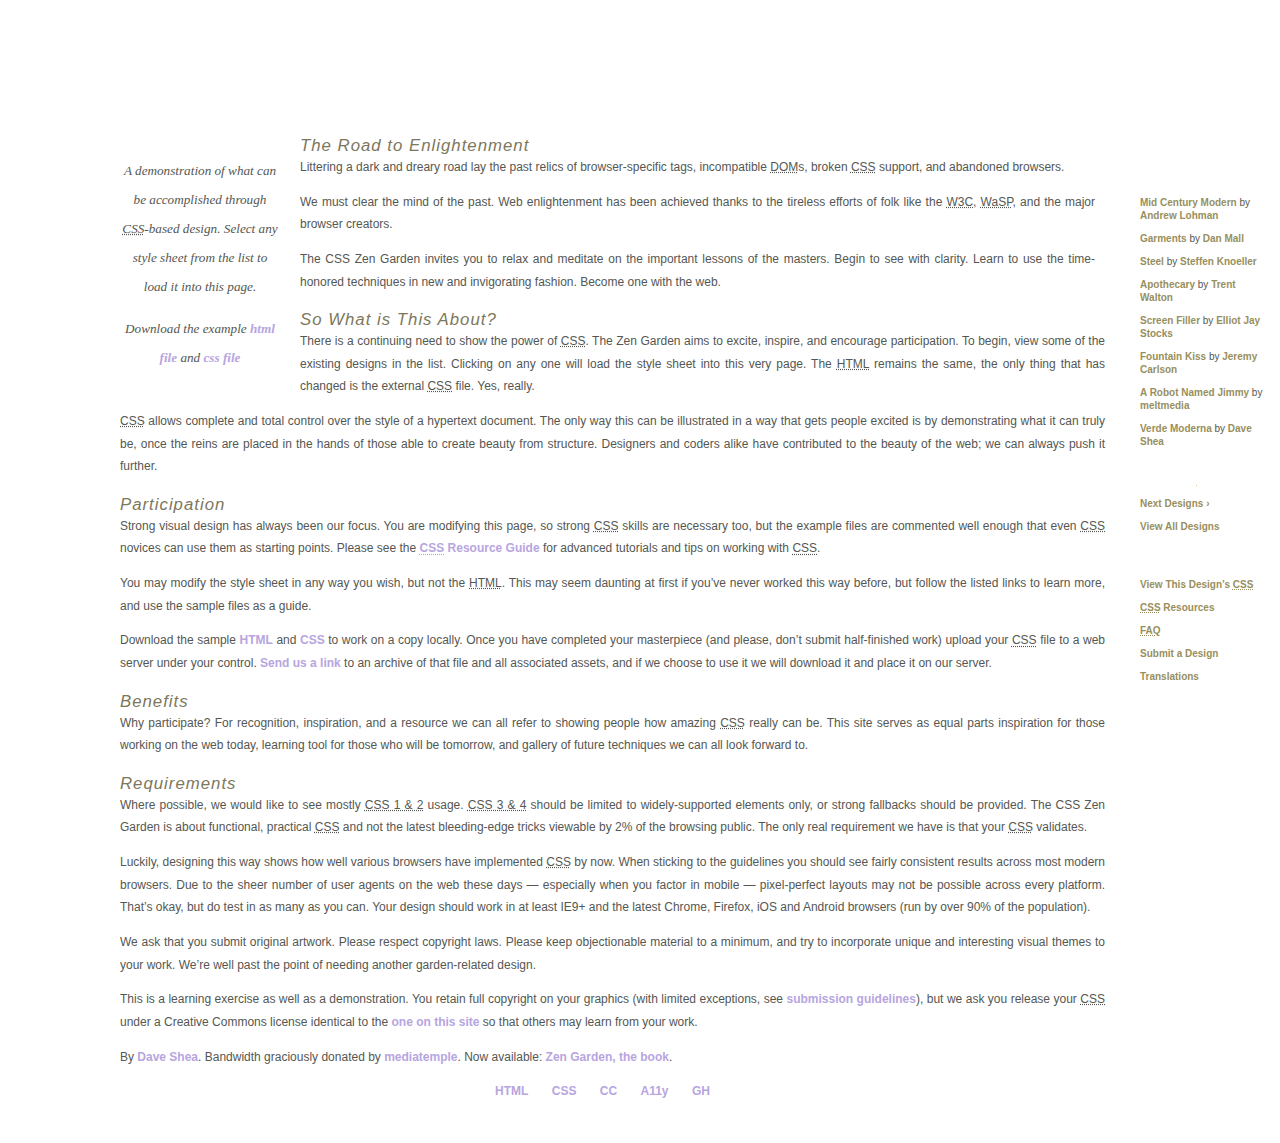
<file: projects/css-garden/index.html>
<!DOCTYPE html>
<html lang="en">
<head>
	<meta charset="utf-8">
	<title>CSS Zen Garden: The Beauty of CSS Design</title>

	<link rel="stylesheet" media="screen" href="style.css?v=8may2013">
	<link rel="alternate" type="application/rss+xml" title="RSS" href="http://www.csszengarden.com/zengarden.xml">

	<meta name="viewport" content="width=device-width, initial-scale=1.0">
	<meta name="author" content="Dave Shea">
	<meta name="description" content="A demonstration of what can be accomplished visually through CSS-based design.">
	<meta name="robots" content="all">


	<!--[if lt IE 9]>
	<script src="script/html5shiv.js"></script>
	<![endif]-->
</head>

<!--



	View source is a feature, not a bug. Thanks for your curiosity and
	interest in participating!

	Here are the submission guidelines for the new and improved csszengarden.com:

	- CSS3? Of course! Prefix for ALL browsers where necessary.
	- go responsive; test your layout at multiple screen sizes.
	- your browser testing baseline: IE9+, recent Chrome/Firefox/Safari, and iOS/Android
	- Graceful degradation is acceptable, and in fact highly encouraged.
	- use classes for styling. Don't use ids.
	- web fonts are cool, just make sure you have a license to share the files. Hosted 
	  services that are applied via the CSS file (ie. Google Fonts) will work fine, but
	  most that require custom HTML won't. TypeKit is supported, see the readme on this
	  page for usage instructions: https://github.com/mezzoblue/csszengarden.com/

	And a few tips on building your CSS file:

	- use :first-child, :last-child and :nth-child to get at non-classed elements
	- use ::before and ::after to create pseudo-elements for extra styling
	- use multiple background images to apply as many as you need to any element
	- use the Kellum Method for image replacement, if still needed. http://goo.gl/GXxdI
	- don't rely on the extra divs at the bottom. Use ::before and ::after instead.

		
-->

<body id="css-zen-garden">
<div class="page-wrapper">

	<section class="intro" id="zen-intro">
		<header role="banner">
			<h1>CSS Zen Garden</h1>
			<h2>The Beauty of <abbr title="Cascading Style Sheets">CSS</abbr> Design</h2>
		</header>

		<div class="summary" id="zen-summary" role="article">
			<p>A demonstration of what can be accomplished through <abbr title="Cascading Style Sheets">CSS</abbr>-based design. Select any style sheet from the list to load it into this page.</p>
			<p>Download the example <a href="/examples/index" title="This page's source HTML code, not to be modified.">html file</a> and <a href="/examples/style.css" title="This page's sample CSS, the file you may modify.">css file</a></p>
		</div>

		<div class="preamble" id="zen-preamble" role="article">
			<h3>The Road to Enlightenment</h3>
			<p>Littering a dark and dreary road lay the past relics of browser-specific tags, incompatible <abbr title="Document Object Model">DOM</abbr>s, broken <abbr title="Cascading Style Sheets">CSS</abbr> support, and abandoned browsers.</p>
			<p>We must clear the mind of the past. Web enlightenment has been achieved thanks to the tireless efforts of folk like the <abbr title="World Wide Web Consortium">W3C</abbr>, <abbr title="Web Standards Project">WaSP</abbr>, and the major browser creators.</p>
			<p>The CSS Zen Garden invites you to relax and meditate on the important lessons of the masters. Begin to see with clarity. Learn to use the time-honored techniques in new and invigorating fashion. Become one with the web.</p>
		</div>
	</section>

	<div class="main supporting" id="zen-supporting" role="main">
		<div class="explanation" id="zen-explanation" role="article">
			<h3>So What is This About?</h3>
			<p>There is a continuing need to show the power of <abbr title="Cascading Style Sheets">CSS</abbr>. The Zen Garden aims to excite, inspire, and encourage participation. To begin, view some of the existing designs in the list. Clicking on any one will load the style sheet into this very page. The <abbr title="HyperText Markup Language">HTML</abbr> remains the same, the only thing that has changed is the external <abbr title="Cascading Style Sheets">CSS</abbr> file. Yes, really.</p>
			<p><abbr title="Cascading Style Sheets">CSS</abbr> allows complete and total control over the style of a hypertext document. The only way this can be illustrated in a way that gets people excited is by demonstrating what it can truly be, once the reins are placed in the hands of those able to create beauty from structure. Designers and coders alike have contributed to the beauty of the web; we can always push it further.</p>
		</div>

		<div class="participation" id="zen-participation" role="article">
			<h3>Participation</h3>
			<p>Strong visual design has always been our focus. You are modifying this page, so strong <abbr title="Cascading Style Sheets">CSS</abbr> skills are necessary too, but the example files are commented well enough that even <abbr title="Cascading Style Sheets">CSS</abbr> novices can use them as starting points. Please see the <a href="http://www.mezzoblue.com/zengarden/resources/" title="A listing of CSS-related resources"><abbr title="Cascading Style Sheets">CSS</abbr> Resource Guide</a> for advanced tutorials and tips on working with <abbr title="Cascading Style Sheets">CSS</abbr>.</p>
			<p>You may modify the style sheet in any way you wish, but not the <abbr title="HyperText Markup Language">HTML</abbr>. This may seem daunting at first if you&#8217;ve never worked this way before, but follow the listed links to learn more, and use the sample files as a guide.</p>
			<p>Download the sample <a href="/examples/index" title="This page's source HTML code, not to be modified.">HTML</a> and <a href="/examples/style.css" title="This page's sample CSS, the file you may modify.">CSS</a> to work on a copy locally. Once you have completed your masterpiece (and please, don&#8217;t submit half-finished work) upload your <abbr title="Cascading Style Sheets">CSS</abbr> file to a web server under your control. <a href="http://www.mezzoblue.com/zengarden/submit/" title="Use the contact form to send us your CSS file">Send us a link</a> to an archive of that file and all associated assets, and if we choose to use it we will download it and place it on our server.</p>
		</div>

		<div class="benefits" id="zen-benefits" role="article">
			<h3>Benefits</h3>
			<p>Why participate? For recognition, inspiration, and a resource we can all refer to showing people how amazing <abbr title="Cascading Style Sheets">CSS</abbr> really can be. This site serves as equal parts inspiration for those working on the web today, learning tool for those who will be tomorrow, and gallery of future techniques we can all look forward to.</p>
		</div>

		<div class="requirements" id="zen-requirements" role="article">
			<h3>Requirements</h3>
			<p>Where possible, we would like to see mostly <abbr title="Cascading Style Sheets, levels 1 and 2">CSS 1 &amp; 2</abbr> usage. <abbr title="Cascading Style Sheets, levels 3 and 4">CSS 3 &amp; 4</abbr> should be limited to widely-supported elements only, or strong fallbacks should be provided. The CSS Zen Garden is about functional, practical <abbr title="Cascading Style Sheets">CSS</abbr> and not the latest bleeding-edge tricks viewable by 2% of the browsing public. The only real requirement we have is that your <abbr title="Cascading Style Sheets">CSS</abbr> validates.</p>
			<p>Luckily, designing this way shows how well various browsers have implemented <abbr title="Cascading Style Sheets">CSS</abbr> by now. When sticking to the guidelines you should see fairly consistent results across most modern browsers. Due to the sheer number of user agents on the web these days &#8212; especially when you factor in mobile &#8212; pixel-perfect layouts may not be possible across every platform. That&#8217;s okay, but do test in as many as you can. Your design should work in at least IE9+ and the latest Chrome, Firefox, iOS and Android browsers (run by over 90% of the population).</p>
			<p>We ask that you submit original artwork. Please respect copyright laws. Please keep objectionable material to a minimum, and try to incorporate unique and interesting visual themes to your work. We&#8217;re well past the point of needing another garden-related design.</p>
			<p>This is a learning exercise as well as a demonstration. You retain full copyright on your graphics (with limited exceptions, see <a href="http://www.mezzoblue.com/zengarden/submit/guidelines/">submission guidelines</a>), but we ask you release your <abbr title="Cascading Style Sheets">CSS</abbr> under a Creative Commons license identical to the <a href="http://creativecommons.org/licenses/by-nc-sa/3.0/" title="View the Zen Garden's license information.">one on this site</a> so that others may learn from your work.</p>
			<p role="contentinfo">By <a href="http://www.mezzoblue.com/">Dave Shea</a>. Bandwidth graciously donated by <a href="http://www.mediatemple.net/">mediatemple</a>. Now available: <a href="http://www.amazon.com/exec/obidos/ASIN/0321303474/mezzoblue-20/">Zen Garden, the book</a>.</p>
		</div>

		<footer>
			<a href="http://validator.w3.org/check/referer" title="Check the validity of this site&#8217;s HTML" class="zen-validate-html">HTML</a>
			<a href="http://jigsaw.w3.org/css-validator/check/referer" title="Check the validity of this site&#8217;s CSS" class="zen-validate-css">CSS</a>
			<a href="http://creativecommons.org/licenses/by-nc-sa/3.0/" title="View the Creative Commons license of this site: Attribution-NonCommercial-ShareAlike." class="zen-license">CC</a>
			<a href="http://mezzoblue.com/zengarden/faq/#aaa" title="Read about the accessibility of this site" class="zen-accessibility">A11y</a>
			<a href="https://github.com/mezzoblue/csszengarden.com" title="Fork this site on Github" class="zen-github">GH</a>
		</footer>

	</div>


	<aside class="sidebar" role="complementary">
		<div class="wrapper">

			<div class="design-selection" id="design-selection">
				<h3 class="select">Select a Design:</h3>
				<nav role="navigation">
					<ul>
					<li>
						<a href="/221/" class="design-name">Mid Century Modern</a> by						<a href="http://andrewlohman.com/" class="designer-name">Andrew Lohman</a>
					</li>					<li>
						<a href="/220/" class="design-name">Garments</a> by						<a href="http://danielmall.com/" class="designer-name">Dan Mall</a>
					</li>					<li>
						<a href="/219/" class="design-name">Steel</a> by						<a href="http://steffen-knoeller.de" class="designer-name">Steffen Knoeller</a>
					</li>					<li>
						<a href="/218/" class="design-name">Apothecary</a> by						<a href="http://trentwalton.com" class="designer-name">Trent Walton</a>
					</li>					<li>
						<a href="/217/" class="design-name">Screen Filler</a> by						<a href="http://elliotjaystocks.com/" class="designer-name">Elliot Jay Stocks</a>
					</li>					<li>
						<a href="/216/" class="design-name">Fountain Kiss</a> by						<a href="http://jeremycarlson.com" class="designer-name">Jeremy Carlson</a>
					</li>					<li>
						<a href="/215/" class="design-name">A Robot Named Jimmy</a> by						<a href="http://meltmedia.com/" class="designer-name">meltmedia</a>
					</li>					<li>
						<a href="/214/" class="design-name">Verde Moderna</a> by						<a href="http://www.mezzoblue.com/" class="designer-name">Dave Shea</a>
					</li>					</ul>
				</nav>
			</div>

			<div class="design-archives" id="design-archives">
				<h3 class="archives">Archives:</h3>
				<nav role="navigation">
					<ul>
						<li class="next">
							<a href="/214/page1">
								Next Designs <span class="indicator">&rsaquo;</span>
							</a>
						</li>
						<li class="viewall">
							<a href="http://www.mezzoblue.com/zengarden/alldesigns/" title="View every submission to the Zen Garden.">
								View All Designs							</a>
						</li>
					</ul>
				</nav>
			</div>

			<div class="zen-resources" id="zen-resources">
				<h3 class="resources">Resources:</h3>
				<ul>
					<li class="view-css">
						<a href="style.css" title="View the source CSS file of the currently-viewed design.">
							View This Design&#8217;s <abbr title="Cascading Style Sheets">CSS</abbr>						</a>
					</li>
					<li class="css-resources">
						<a href="http://www.mezzoblue.com/zengarden/resources/" title="Links to great sites with information on using CSS.">
							<abbr title="Cascading Style Sheets">CSS</abbr> Resources						</a>
					</li>
					<li class="zen-faq">
						<a href="http://www.mezzoblue.com/zengarden/faq/" title="A list of Frequently Asked Questions about the Zen Garden.">
							<abbr title="Frequently Asked Questions">FAQ</abbr>						</a>
					</li>
					<li class="zen-submit">
						<a href="http://www.mezzoblue.com/zengarden/submit/" title="Send in your own CSS file.">
							Submit a Design						</a>
					</li>
					<li class="zen-translations">
						<a href="http://www.mezzoblue.com/zengarden/translations/" title="View translated versions of this page.">
							Translations						</a>
					</li>
				</ul>
			</div>
		</div>
	</aside>


</div>

<!--

	These superfluous divs/spans were originally provided as catch-alls to add extra imagery.
	These days we have full ::before and ::after support, favour using those instead.
	These only remain for historical design compatibility. They might go away one day.
		
-->
<div class="extra1" role="presentation"></div><div class="extra2" role="presentation"></div><div class="extra3" role="presentation"></div>
<div class="extra4" role="presentation"></div><div class="extra5" role="presentation"></div><div class="extra6" role="presentation"></div>

</body>
</html>
</file>
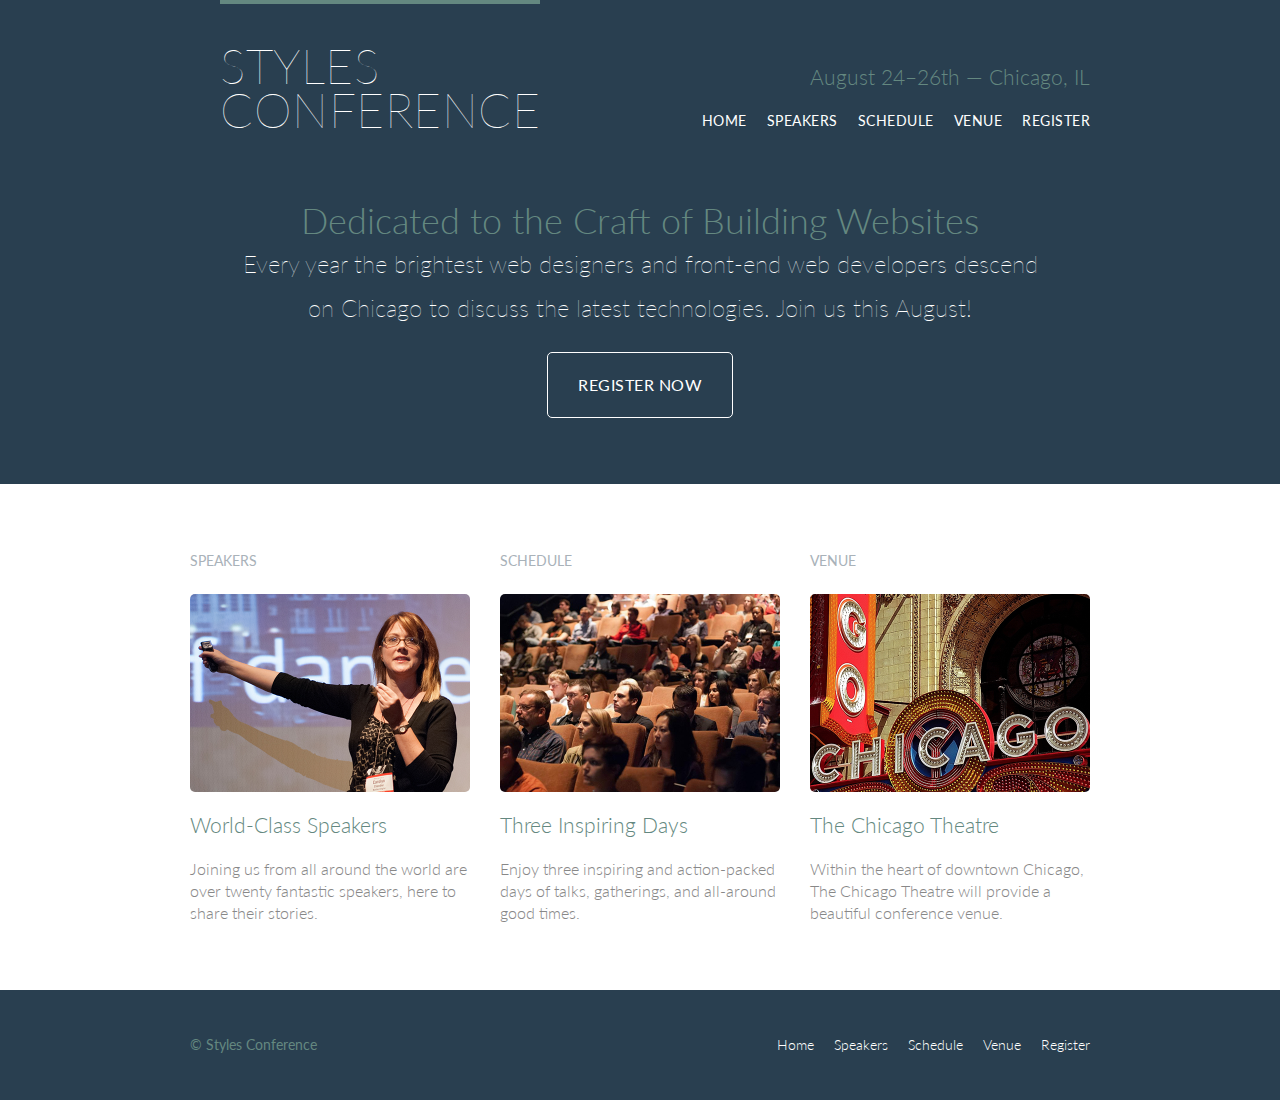
<file: coursework/shayhowe-intro/styles-conference/index.html>
<!DOCTYPE html>
<html lang = "en">
    <head>
        <meta charset="utf-8">
        <title>Styles Conference</title>
        <link rel="stylesheet" href="assets/stylesheets/main.css">
        <link rel="stylesheet" href="https://fonts.googleapis.com/css?family=Lato:100,300,400">
    </head>
    <body>
        <header class="primary-header container group">
            <section class="container">
                <h1 class="logo">
                    <a href="index.html">Styles <br> Conference</a>
                </h1>
            </section>
            <h3 class="tagline">August 24&ndash;26th &mdash; Chicago, IL</h3>
            <nav class="nav primary-nav">
                <ul>
                    <li><a href="index.html">Home</a></li><!--
                    --><li><a href="speakers.html">Speakers</a></li><!--
                    --><li><a href="schedule.html">Schedule</a></li><!--
                    --><li><a href="venue.html">Venue</a></li><!--
                    --><li><a href="register.html">Register</a></li>
                </ul>
            </nav>
        </header>
        <section class="hero container">
            <h2>Dedicated to the Craft of Building Websites</h2>
            <p>Every year the brightest web designers and front-end web developers descend on Chicago to discuss the latest technologies. Join us this August!</p>
            <a href="register.html" class="btn btn-alt">Register Now</a>
        </section>
        <section class="row">
            <div class="grid">

                <!-- Speakers -->

                <section class="teaser col-1-3">
                    <h5>Speakers</h5>
                    <a href="speakers.html">
                        <img src="assets/images/home/speakers.jpg" alt="Professional Speaker">
                        <h3>World-Class Speakers</h3>
                    </a>
                    <p>Joining us from all around the world are over twenty fantastic speakers, here to share their stories.</p>
                </section><!--
                    
                    Schedule

                --><section class="teaser col-1-3">
                    <h5>Schedule</h5>
                    <a href="schedule.html">
                        <img src="assets/images/home/schedule.jpg" alt="Auditorium Audience">
                        <h3>Three Inspiring Days</h3>
                    </a>
                    <p>Enjoy three inspiring and action-packed days of talks, gatherings, and all-around good times.</p>
                </section><!--

                    Venue

                --><section class="teaser col-1-3">
                    <h5>Venue</h5>
                    <a href="venue.html">
                        <img src="assets/images/home/venue.jpg" alt="Chicago Theatre Marquee">
                        <h3>The Chicago Theatre</h3>
                    </a>
                    <p>Within the heart of downtown Chicago, The Chicago Theatre will provide a beautiful conference venue.</p>
                </section>
            </div>
        </section>
        <footer class="primary-footer container group">
            <small>&copy; Styles Conference</small>
            <nav class="nav">
                <ul>
                    <li><a href="index.html">Home</a></li><!--
                    --><li><a href="speakers.html">Speakers</a></li><!--
                    --><li><a href="schedule.html">Schedule</a></li><!--
                    --><li><a href="venue.html">Venue</a></li><!--
                    --><li><a href="register.html">Register</a></li>
                </ul>
            </nav>
        </footer>
    </body>
</html>
</file>
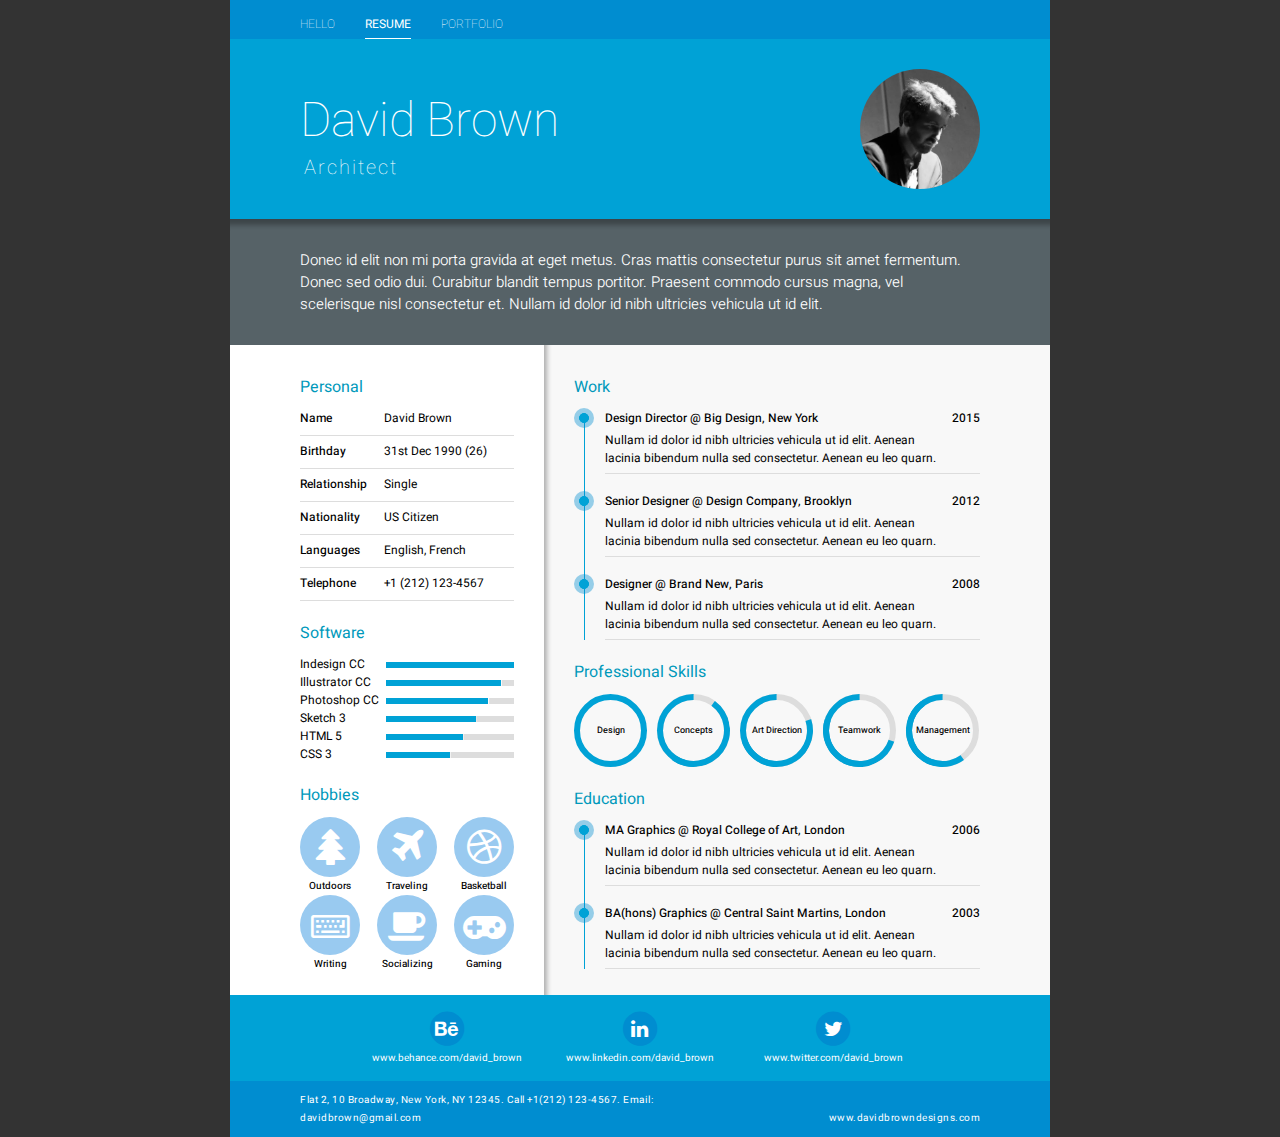
<file: projects/resume-clone/resume-clone.html>
<!DOCTYPE html>
<html lang = "en">
    <head>
        <meta charset="utf-8">
        <title>Resume Clone</title>
        <link rel="stylesheet" href="assets/stylesheets/resume-clone.css">
        <link rel="stylesheet" href="https://fonts.googleapis.com/css?family=Heebo:100,300,400,500">
        <link rel="stylesheet" href="https://cdnjs.cloudflare.com/ajax/libs/font-awesome/4.7.0/css/font-awesome.min.css">
    </head>
    <body>
        <header>
            <nav>
                <ul>
                    <li><a href="">HELLO</a></li><!--
                    --><li class="selected"><a href="">RESUME</a></li><!--
                    --><li><a href="">PORTFOLIO</a></li>
                </ul>
            </nav>
            <section class="clearfix">
                <div>
                    <img src="assets/images/thinking-travis.jpg" alt="Travis Cox deep in contemplation">
                </div>
                <div class="focus">
                    <h1>David Brown</h1>
                    <h3>Architect</h3>
                </div>
            </section>
        </header>
        <section class="intro">
            <p>Donec id elit non mi porta gravida at eget metus. Cras mattis consectetur purus sit amet fermentum. Donec sed odio dui. Curabitur blandit tempus portitor. Praesent commodo cursus magna, vel scelerisque nisl consectetur et. Nullam id dolor id nibh ultricies vehicula ut id elit.</p>
        </section>
        <aside class="col-2-5 left mid">
            <!-- Left 1/3 Column -->
            <section>
                <h2>Personal</h2>
                <table>
                    <tbody>
                        <tr>
                            <th scope="row">Name</th>
                            <td>David Brown</td>
                        </tr>
                        <tr>
                            <th scope="row">Birthday</th>
                            <td>31st Dec 1990 (26)</td>
                        </tr>
                        <tr>
                            <th scope="row">Relationship</th>
                            <td>Single</td>
                        </tr>
                        <tr>
                            <th scope="row">Nationality</th>
                            <td>US Citizen</td>
                        </tr>
                        <tr>
                            <th scope="row">Languages</th>
                            <td>English, French</td>
                        </tr>
                        <tr>
                            <th scope="row">Telephone</th>
                            <td>+1 (212) 123-4567</td>
                        </tr>
                    </tbody>
                </table>
            </section>
            <section class="blockify">
                <h2>Software</h2>
                <p>Indesign CC</p><!--
                --><div class="bar-100"></div>
                <p>Illustrator CC</p><!--
                --><div class="bar-90"></div>
                <p>Photoshop CC</p><!--
                --><div class="bar-80"></div>
                <p>Sketch 3</p><!--
                --><div class="bar-70"></div>
                <p>HTML 5</p><!--
                --><div class="bar-60"></div>
                <p>CSS 3</p><!--
                --><div class="bar-50"></div>
            </section>
            <section>
                <h2>Hobbies</h2>
                <div>
                    <div class="icon-space">
                            <i class="fa fa-tree fa-inverse" style="font-size:36px"></i><br>
                            <p>Outdoors</p>
                    </div><!--
                    --><div class="icon-space">
                        <i class="fa fa-plane fa-inverse" style="font-size:40px"></i><br>
                        <p>Traveling</p>
                    </div><!--
                    --><div class="icon-space">
                        <i class="fa fa-dribbble fa-inverse" style="font-size:40px"></i><br>
                        <p>Basketball</p>
                    </div>
                </div>
                <br>
                <div>
                    <div class="icon-space">
                        <i class="fa fa-keyboard-o fa-inverse" style="font-size:36px"></i><br>
                        <p>Writing</p>
                    </div><!--
                    --><div class="icon-space">
                        <i class="fa fa-coffee fa-inverse" style="font-size:36px"></i><br>
                        <p>Socializing</p>
                    </div><!--
                    --><div class="icon-space">
                        <i class="fa fa-gamepad fa-inverse" style="font-size:40px"></i><br>
                        <p>Gaming</p>
                    </div>
                </div>
            </section>
        </aside><!--
        --><div class="col-3-5 inset-right mid">
            <!-- Right 2/3 Column -->
            <section>
                <h2>Work</h2>
                <div class="border-hide"></div>
                <div class="impossibullet first"></div>
                <div class="impossibullet second"></div>
                <div class="impossibullet third"></div>
                <div class="borderize">
                    <table>
                        <tbody>
                            <tr>
                                <th scope="col">Design Director @ Big Design, New York</th>
                                <th scope="col">2015</th>
                            </tr>
                            <tr>
                                <td>Nullam id dolor id nibh ultricies vehicula ut id elit. Aenean lacinia bibendum nulla sed consectetur. Aenean eu leo quarn.</td>
                                <td></td>
                            </tr>
                            <tr>
                                <th scope="col">Senior Designer @ Design Company, Brooklyn</th>
                                <th scope="col">2012</th>
                            </tr>
                            <tr>
                                <td>Nullam id dolor id nibh ultricies vehicula ut id elit. Aenean lacinia bibendum nulla sed consectetur. Aenean eu leo quarn.</td>
                                <td></td>
                            </tr>
                            <tr>
                                <th scope="col">Designer @ Brand New, Paris</th>
                                <th scope="col">2008</th>
                            </tr>
                            <tr>
                                <td>Nullam id dolor id nibh ultricies vehicula ut id elit. Aenean lacinia bibendum nulla sed consectetur. Aenean eu leo quarn.</td>
                                <td></td>
                            </tr>
                        </tbody>
                    </table>
                </div>
            </section>
            <section>
                <h2>Professional Skills</h2>
                <div class="ring-100">
                    <p class="centered">Design</p>
                </div><!--
                --><div class="ring-bg">
                    <div class="ring-static">
                        <div class="ring-90">
                            <p class="centered correct-90">Concepts</p>
                        </div>
                    </div>
                </div><!--
                --><div class="ring-bg">
                    <div class="ring-static">
                        <div class="ring-80">
                            <p class="centered correct-80">Art Direction</p>
                        </div>
                    </div>
                </div><!--
                --><div class="ring-bg">
                    <div class="ring-static">
                        <div class="ring-70">
                            <p class="centered correct-70">Teamwork</p>
                        </div>
                    </div>
                </div><!--
                --><div class="ring-bg">
                    <div class="ring-static">
                        <div class="ring-60">
                            <p class="centered correct-60">Management</p>
                        </div>
                    </div>
                </div>
            </section>
            <section>
                <h2>Education</h2>
                <div class="border-hide"></div>
                <div class="impossibullet first"></div>
                <div class="impossibullet second"></div>
                <div class="borderize">
                    <table>
                        <tbody>
                            <tr>
                                <th scope="col">MA Graphics @ Royal College of Art, London</th>
                                <th scope="col">2006</th>
                            </tr>
                            <tr>
                                <td>Nullam id dolor id nibh ultricies vehicula ut id elit. Aenean lacinia bibendum nulla sed consectetur. Aenean eu leo quarn.</td>
                                <td></td>
                            </tr>
                            <tr>
                                <th scope="col">BA(hons) Graphics @ Central Saint Martins, London</th>
                                <th scope="col">2003</th>
                            </tr>
                            <tr>
                                <td>Nullam id dolor id nibh ultricies vehicula ut id elit. Aenean lacinia bibendum nulla sed consectetur. Aenean eu leo quarn.</td>
                                <td></td>
                            </tr>
                        </tbody>
                    </table>
                </div>
            </section>
        </div>
        <footer>
            <section>
                <div class="alignment">
                    <a href="http://behance.com/david_brown">
                        <span class="fa-stack fa-2x">
                            <i class="fa fa-circle fa-stack-2x icon-dark"></i>
                            <i class="fa fa-behance fa-stack-1x fa-inverse"></i>
                        </span>
                        <p>www.behance.com/david_brown</p>
                    </a>
                </div><!--
                --><div class="alignment">
                    <a href="http://linkedin.com/david_brown">
                        <span class="fa-stack fa-2x">
                            <i class="fa fa-circle fa-stack-2x icon-dark"></i>
                            <i class="fa fa-linkedin fa-stack-1x fa-inverse"></i>
                        </span>
                        <p>www.linkedin.com/david_brown</p>
                    </a>
                </div><!--
                --><div class="alignment">
                    <a href="http://twitter.com/david_brown">
                        <span class="fa-stack fa-2x">
                            <i class="fa fa-circle fa-stack-2x icon-dark"></i>
                            <i class="fa fa-twitter fa-stack-1x fa-inverse"></i>
                        </span>
                        <p>www.twitter.com/david_brown</p>
                    </a>
                </div>
            </section>
            <section class="contact">
                <div class="contact-info">
                    <p>Flat 2, 10 Broadway, New York, NY 12345. Call +1(212) 123-4567. Email: davidbrown@gmail.com</p>
                </div><!--
                --><div class="website-info">
                    <a href="http://davidbrowndesigns.com"><p>www.davidbrowndesigns.com</p></a>
                </div>
            </section>
        </footer>
    </body>
</html>
</file>
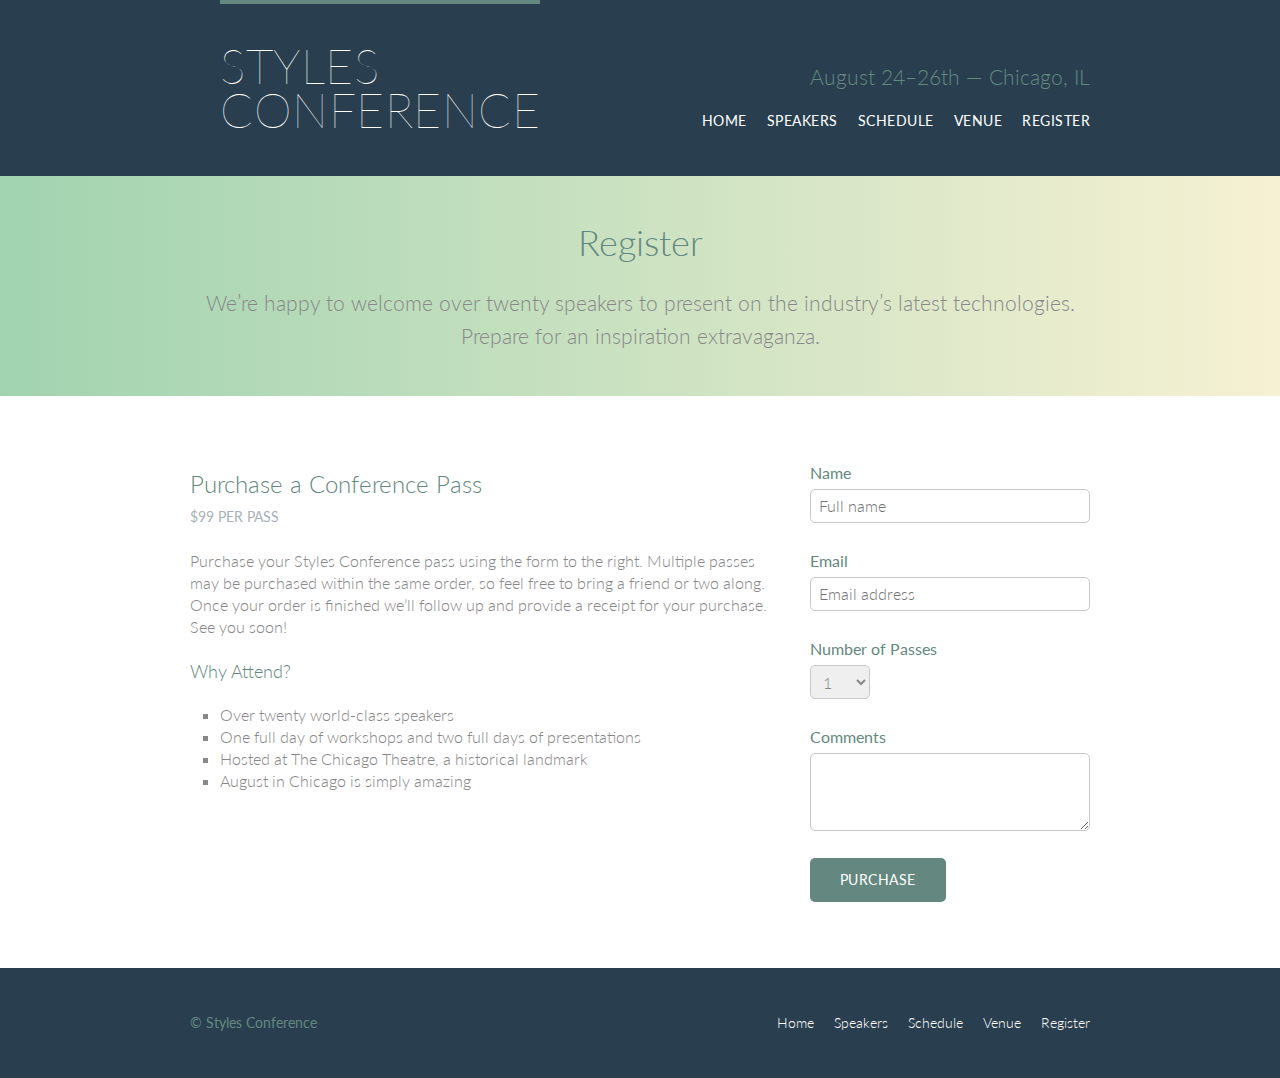
<file: coursework/shayhowe-intro/styles-conference/register.html>
<!DOCTYPE html>
<html lang = "en">
    <head>
        <meta charset="utf-8">
        <title>Styles Conference</title>
        <link rel="stylesheet" href="assets/stylesheets/main.css">
        <link rel="stylesheet" href="https://fonts.googleapis.com/css?family=Lato:100,300,400">
    </head>
    <body>
        <header class="primary-header container group">
            <section class="container">
                <h1 class="logo">
                    <a href="index.html">Styles <br> Conference</a>
                </h1>
            </section>
            <h3 class="tagline">August 24&ndash;26th &mdash; Chicago, IL</h3>
            <nav class="nav primary-nav">
                <ul>
                    <li><a href="index.html">Home</a></li><!--
                    --><li><a href="speakers.html">Speakers</a></li><!--
                    --><li><a href="schedule.html">Schedule</a></li><!--
                    --><li><a href="venue.html">Venue</a></li><!--
                    --><li><a href="register.html">Register</a></li>
                </ul>
            </nav>
        </header>
        <section class="row-alt">
            <div class="lead container">
              
                <h1>Register</h1>
              
                <p>We&#8217;re happy to welcome over twenty speakers to present on the industry&#8217;s latest technologies. Prepare for an inspiration extravaganza.</p>
                
            </div>
        </section>
        <section class="row">
            <div class="grid">
                <section class="col-2-3">
                    <h2>Purchase a Conference Pass</h2>
                    <h5>$99 per Pass</h5>
                    
                    <p>Purchase your Styles Conference pass using the form to the right. Multiple passes may be purchased within the same order, so feel free to bring a friend or two along. Once your order is finished we&#8217;ll follow up and provide a receipt for your purchase. See you soon!</p>
                    
                    <h4>Why Attend?</h4>
                    
                    <ul class="why-attend">
                        <li>Over twenty world-class speakers</li>
                        <li>One full day of workshops and two full days of presentations</li>
                        <li>Hosted at The Chicago Theatre, a historical landmark</li>
                        <li>August in Chicago is simply amazing</li>
                    </ul>
                </section><!--
                --><form class="col-1-3" action="#" method="post">
                    <fieldset class="register-group">
                        <label>
                            Name
                            <input type="text" name="name" placeholder="Full name" required>
                        </label>
                        <label>
                            Email
                            <input type="email" name="email" placeholder="Email address" required>
                        </label>
                        <label>
                            Number of Passes
                            <select name="quantity" required>
                                <option value="1" selected>1</option>
                                <option value="2">2</option>
                                <option value="3">3</option>
                                <option value="4">4</option>
                                <option value="5">5</option>
                            </select>
                        </label>
                        <label>
                            Comments
                            <textarea name="comments"></textarea>
                        </label>
                    </fieldset>
                    <input class="btn btn-default" type="submit" name="submit" value="Purchase">
                </form>
            </div>
        </section>
        <footer class="primary-footer container group">
            <small>&copy; Styles Conference</small>
            <nav class="nav">
                <ul>
                    <li><a href="index.html">Home</a></li><!--
                    --><li><a href="speakers.html">Speakers</a></li><!--
                    --><li><a href="schedule.html">Schedule</a></li><!--
                    --><li><a href="venue.html">Venue</a></li><!--
                    --><li><a href="register.html">Register</a></li>
                </ul>
            </nav>
        </footer>
    </body>
</html>
</file>
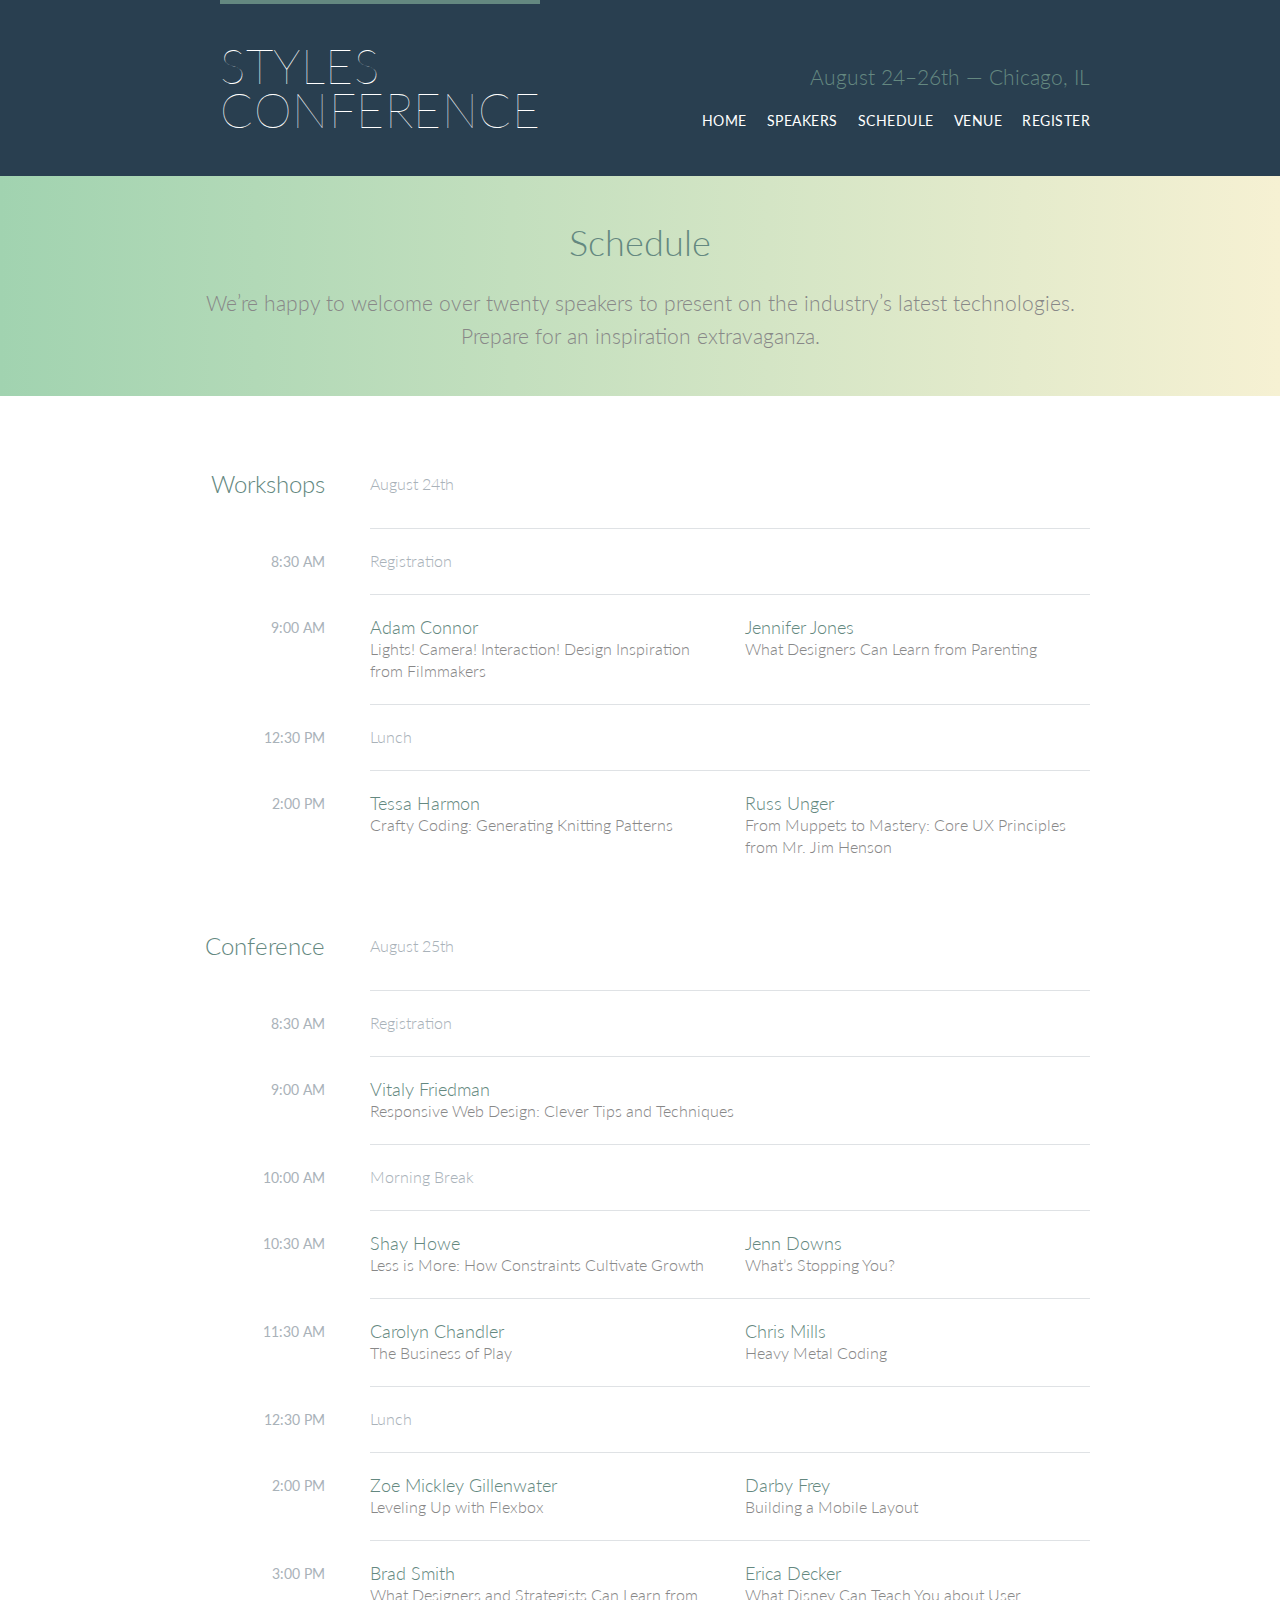
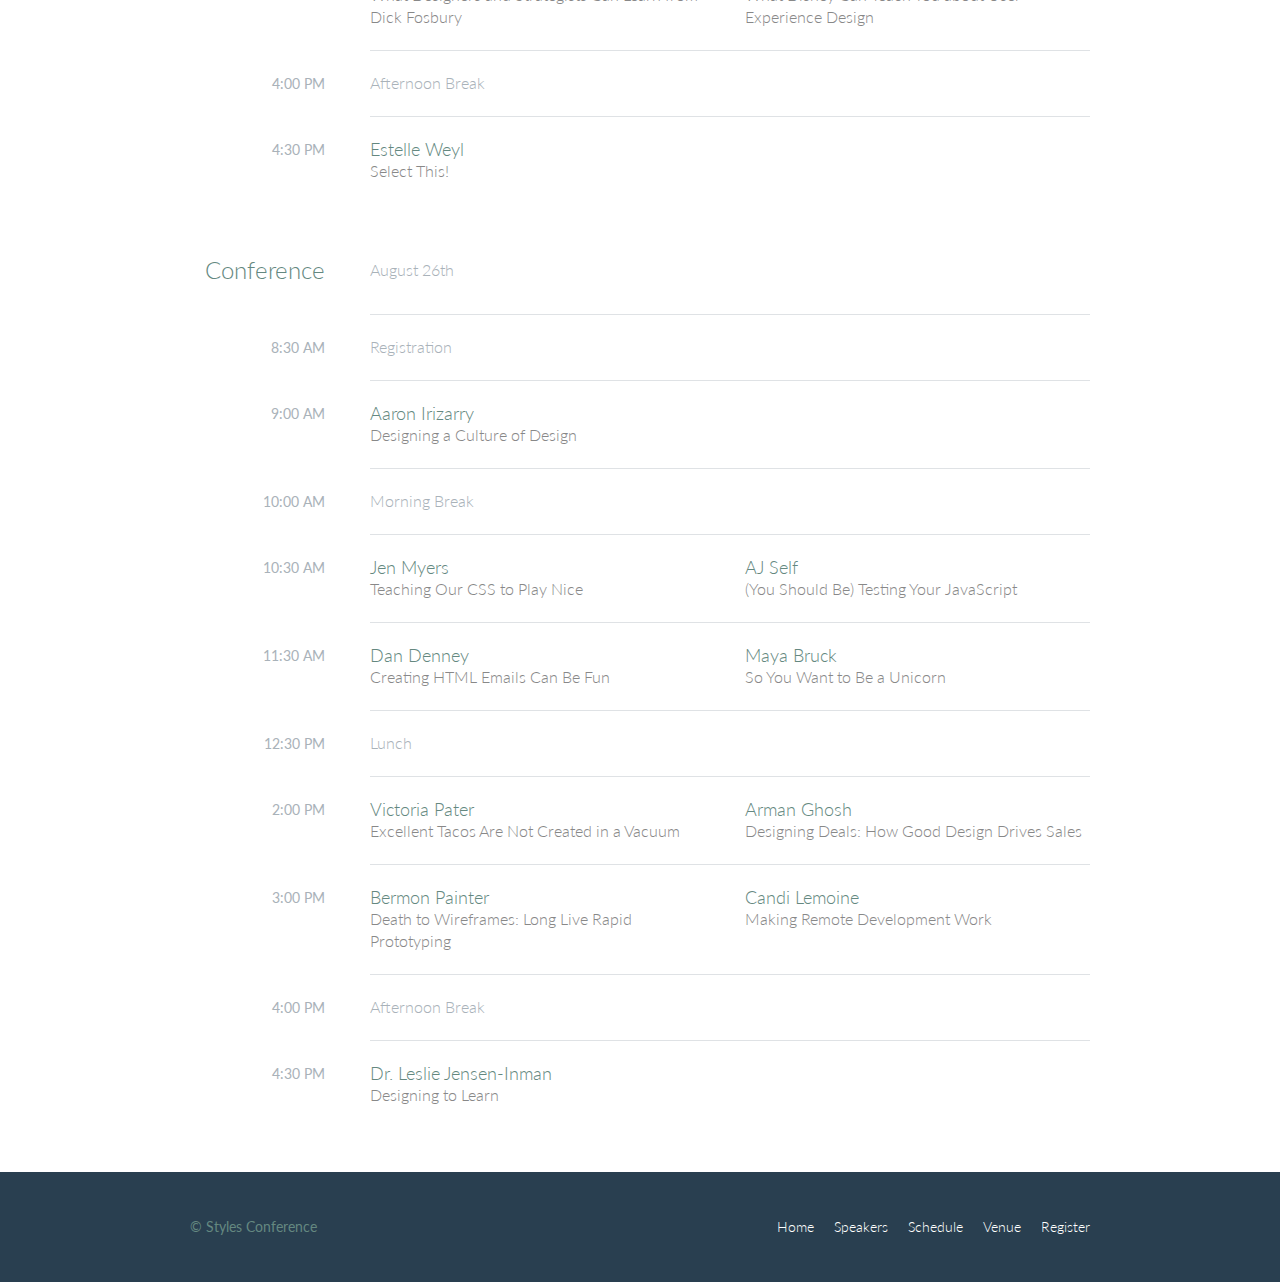
<file: coursework/shayhowe-intro/styles-conference/schedule.html>
<!DOCTYPE html>
<html lang = "en">
    <head>
        <meta charset="utf-8">
        <title>Styles Conference</title>
        <link rel="stylesheet" href="assets/stylesheets/main.css">
        <link rel="stylesheet" href="https://fonts.googleapis.com/css?family=Lato:100,300,400">
    </head>
    <body>
        <header class="primary-header container group">
            <section class="container">
                <h1 class="logo">
                    <a href="index.html">Styles <br> Conference</a>
                </h1>
            </section>
            <h3 class="tagline">August 24&ndash;26th &mdash; Chicago, IL</h3>
            <nav class="nav primary-nav">
                <ul>
                    <li><a href="index.html">Home</a></li><!--
                    --><li><a href="speakers.html">Speakers</a></li><!--
                    --><li><a href="schedule.html">Schedule</a></li><!--
                    --><li><a href="venue.html">Venue</a></li><!--
                    --><li><a href="register.html">Register</a></li>
                </ul>
            </nav>
        </header>
        <section class="row-alt">
            <div class="lead container">
              
                <h1>Schedule</h1>
              
                <p>We&#8217;re happy to welcome over twenty speakers to present on the industry&#8217;s latest technologies. Prepare for an inspiration extravaganza.</p>
                
            </div>
        </section>
        <section class="row">
            <div class="container">

                    <table>
                        <thead>
                            <tr>
                                <th scope="row">
                                    Workshops
                                </th>
                                <td class="schedule-offset" colspan="2">
                                    August 24th
                                </td>
                            </tr>
                        </thead>
                        <tbody>
                            <tr>
                                <th scope="row">
                                    <time datetime="08:30:00">8:30 AM</time>
                                </th>
                                <td class="schedule-offset" colspan="2">
                                    Registration
                                </td>
                            </tr>
                            <tr>
                                <th scope="row">
                                    <time datetime="09:00:00">9:00 AM</time>
                                </th>
                                <td>
                                    <a href="speakers.html#adam-connor">
                                        <h4>Adam Connor</h4>
                                        Lights! Camera! Interaction! Design Inspiration from Filmmakers
                                    </a>
                                </td>
                                <td>
                                    <a href="speakers.html#jennifer-jones">
                                        <h4>Jennifer Jones</h4>
                                        What Designers Can Learn from Parenting
                                    </a>
                                </td>
                            </tr>
                            <tr>
                                <th scope="row">
                                    <time datetime="12:30:00">12:30 PM</time>
                                </th>
                                <td class="schedule-offset" colspan="2">
                                    Lunch
                                </td>
                            </tr>
                            <tr>
                                <th scope="row">
                                    <time datetime="14:00">2:00 PM</time>
                                </th>
                                <td>
                                    <a href="speakers.html#tessa-harmon">
                                        <h4>Tessa Harmon</h4>
                                        Crafty Coding: Generating Knitting Patterns
                                    </a>
                                </td>
                                <td>
                                    <a href="speakers.html#russ-unger">
                                        <h4>Russ Unger</h4>
                                        From Muppets to Mastery: Core UX Principles from Mr. Jim Henson
                                    </a>
                                </td>
                            </tr>
                        </tbody>
                    </table>

                    <table>
                        <thead>
                            <tr>
                                <th scope="row">
                                    Conference
                                </th>
                                <td class="schedule-offset" colspan="2">
                                    August 25th
                                </td>
                            </tr>
                        </thead>
                        <tbody>
                            <tr>
                                <th scope="row">
                                    <time datetime="08:30:00">8:30 AM</time>
                                </th>
                                <td class="schedule-offset" colspan="2">
                                    Registration
                                </td>
                            </tr>
                            <tr>
                                <th scope="row">
                                    <time datetime="09:00:00">9:00 AM</time>
                                </th>
                                <td colspan="2">
                                    <a href="speakers.html#vitaly-friedman">
                                        <h4>Vitaly Friedman</h4>
                                        Responsive Web Design: Clever Tips and Techniques
                                    </a>
                                </td>
                            </tr>
                            <tr>
                                <th scope="row">
                                    <time datetime="10:00:00">10:00 AM</time>
                                </th>
                                <td class="schedule-offset" colspan="2">
                                    Morning Break
                                </td>
                            </tr>
                            <tr>
                                <th scope="row">
                                    <time datetime="10:30:00">10:30 AM</time>
                                </th>
                                <td>
                                    <a href="speakers.html#shay-howe">
                                        <h4>Shay Howe</h4>
                                        Less is More: How Constraints Cultivate Growth
                                    </a>
                                </td>
                                <td>
                                    <a href="speakers.html#jenn-downs">
                                        <h4>Jenn Downs</h4>
                                        What&#8217;s Stopping You?
                                    </a>
                                </td>
                            </tr>
                            <tr>
                                <th scope="row">
                                    <time datetime="11:30:00">11:30 AM</time>
                                </th>
                                <td>
                                    <a href="speakers.html#carolyn-chandler">
                                        <h4>Carolyn Chandler</h4>
                                        The Business of Play
                                    </a>
                                </td>
                                <td>
                                    <a href="speakers.html#chris-mills">
                                        <h4>Chris Mills</h4>
                                        Heavy Metal Coding
                                    </a>
                                </td>
                            </tr>
                            <tr>
                                <th scope="row">
                                    <time datetime="12:30:00">12:30 PM</time>
                                </th>
                                <td class="schedule-offset" colspan="2">
                                    Lunch
                                </td>
                            </tr>
                            <tr>
                                <th scope="row">
                                    <time datetime="14:00">2:00 PM</time>
                                </th>
                                <td>
                                    <a href="speakers.html#zoe-mickley-gillenwater">
                                        <h4>Zoe Mickley Gillenwater</h4>
                                        Leveling Up with Flexbox
                                    </a>
                                </td>
                                <td>
                                    <a href="speakers.html#darby-frey">
                                        <h4>Darby Frey</h4>
                                        Building a Mobile Layout
                                    </a>
                                </td>
                            </tr>
                            <tr>
                                <th scope="row">
                                    <time datetime="15:00:00">3:00 PM</time>
                                </th>
                                <td>
                                    <a href="speakers.html#brad-smith">
                                        <h4>Brad Smith</h4>
                                        What Designers and Strategists Can Learn from Dick Fosbury
                                    </a>
                                </td>
                                <td>
                                    <a href="speakers.html#erica-decker">
                                        <h4>Erica Decker</h4>
                                        What Disney Can Teach You about User Experience Design
                                    </a>
                                </td>
                            </tr>
                            <tr>
                                <th scope="row">
                                    <time datetime="16:00:00">4:00 PM</time>
                                </th>
                                <td class="schedule-offset" colspan="2">
                                    Afternoon Break
                                </td>
                            </tr>
                            <tr>
                                <th scope="row">
                                    <time datetime="16:30:00">4:30 PM</time>
                                </th>
                                <td colspan="2">
                                    <a href="speakers.html#estelle-weyl">
                                        <h4>Estelle Weyl</h4>
                                        Select This!
                                    </a>
                                </td>
                            </tr>
                        </tbody>
                    </table>

                    <table>
                        <thead>
                            <tr>
                                <th scope="row">
                                    Conference
                                </th>
                                <td class="schedule-offset" colspan="2">
                                    August 26th
                                </td>
                            </tr>
                        </thead>
                        <tbody>
                            <tr>
                                <th scope="row">
                                    <time datetime="08:30:00">8:30 AM</time>
                                </th>
                                <td class="schedule-offset" colspan="2">
                                    Registration
                                </td>
                            </tr>
                            <tr>
                                <th scope="row">
                                    <time datetime="09:00:00">9:00 AM</time>
                                </th>
                                <td colspan="2">
                                    <a href="speakers.html#aaron-irizarry">
                                        <h4>Aaron Irizarry</h4>
                                        Designing a Culture of Design
                                    </a>
                                </td>
                            </tr>
                            <tr>
                                <th scope="row">
                                    <time datetime="10:00:00">10:00 AM</time>
                                </th>
                                <td class="schedule-offset" colspan="2">
                                    Morning Break
                                </td>
                            </tr>
                            <tr>
                                <th scope="row">
                                    <time datetime="10:30:00">10:30 AM</time>
                                </th>
                                <td>
                                    <a href="speakers.html#jen-myers">
                                        <h4>Jen Myers</h4>
                                        Teaching Our CSS to Play Nice
                                    </a>
                                </td>
                                <td>
                                    <a href="speakers.html#aj-self">
                                        <h4>AJ Self</h4>
                                        (You Should Be) Testing Your JavaScript
                                    </a>
                                </td>
                            </tr>
                            <tr>
                                <th scope="row">
                                    <time datetime="11:30:00">11:30 AM</time>
                                </th>
                                <td>
                                    <a href="speakers.html#dan-denney">
                                        <h4>Dan Denney</h4>
                                        Creating HTML Emails Can Be Fun
                                    </a>
                                </td>
                                <td>
                                    <a href="speakers.html#maya-bruck">
                                        <h4>Maya Bruck</h4>
                                        So You Want to Be a Unicorn
                                    </a>
                                </td>
                            </tr>
                            <tr>
                                <th scope="row">
                                    <time datetime="12:30:00">12:30 PM</time>
                                </th>
                                <td class="schedule-offset" colspan="2">
                                    Lunch
                                </td>
                            </tr>
                            <tr>
                                <th scope="row">
                                    <time datetime="14:00">2:00 PM</time>
                                </th>
                                <td>
                                    <a href="speakers.html#victoria-pater">
                                        <h4>Victoria Pater</h4>
                                        Excellent Tacos Are Not Created in a Vacuum
                                    </a>
                                </td>
                                <td>
                                    <a href="speakers.html#arman-ghosh">
                                        <h4>Arman Ghosh</h4>
                                        Designing Deals: How Good Design Drives Sales
                                    </a>
                                </td>
                            </tr>
                            <tr>
                                <th scope="row">
                                    <time datetime="15:00:00">3:00 PM</time>
                                </th>
                                <td>
                                    <a href="speakers.html#bermon-painter">
                                        <h4>Bermon Painter</h4>
                                        Death to Wireframes: Long Live Rapid Prototyping
                                    </a>
                                </td>
                                <td>
                                    <a href="speakers.html#candi-lemoine">
                                        <h4>Candi Lemoine</h4>
                                        Making Remote Development Work
                                    </a>
                                </td>
                            </tr>
                            <tr>
                                <th scope="row">
                                    <time datetime="16:00:00">4:00 PM</time>
                                </th>
                                <td class="schedule-offset" colspan="2">
                                    Afternoon Break
                                </td>
                            </tr>
                            <tr>
                                <th scope="row">
                                    <time datetime="16:30:00">4:30 PM</time>
                                </th>
                                <td colspan="2">
                                    <a href="speakers.html#leslie-jensen-inman">
                                        <h4>Dr. Leslie Jensen-Inman</h4>
                                        Designing to Learn
                                    </a>
                                </td>
                            </tr>
                        </tbody>
                    </table>

            </div>
        </section>
        <footer class="primary-footer container group">
            <small>&copy; Styles Conference</small>
            <nav class="nav">
                <ul>
                    <li><a href="index.html">Home</a></li><!--
                    --><li><a href="speakers.html">Speakers</a></li><!--
                    --><li><a href="schedule.html">Schedule</a></li><!--
                    --><li><a href="venue.html">Venue</a></li><!--
                    --><li><a href="register.html">Register</a></li>
                </ul>
            </nav>
        </footer>
    </body>
</html>
</file>
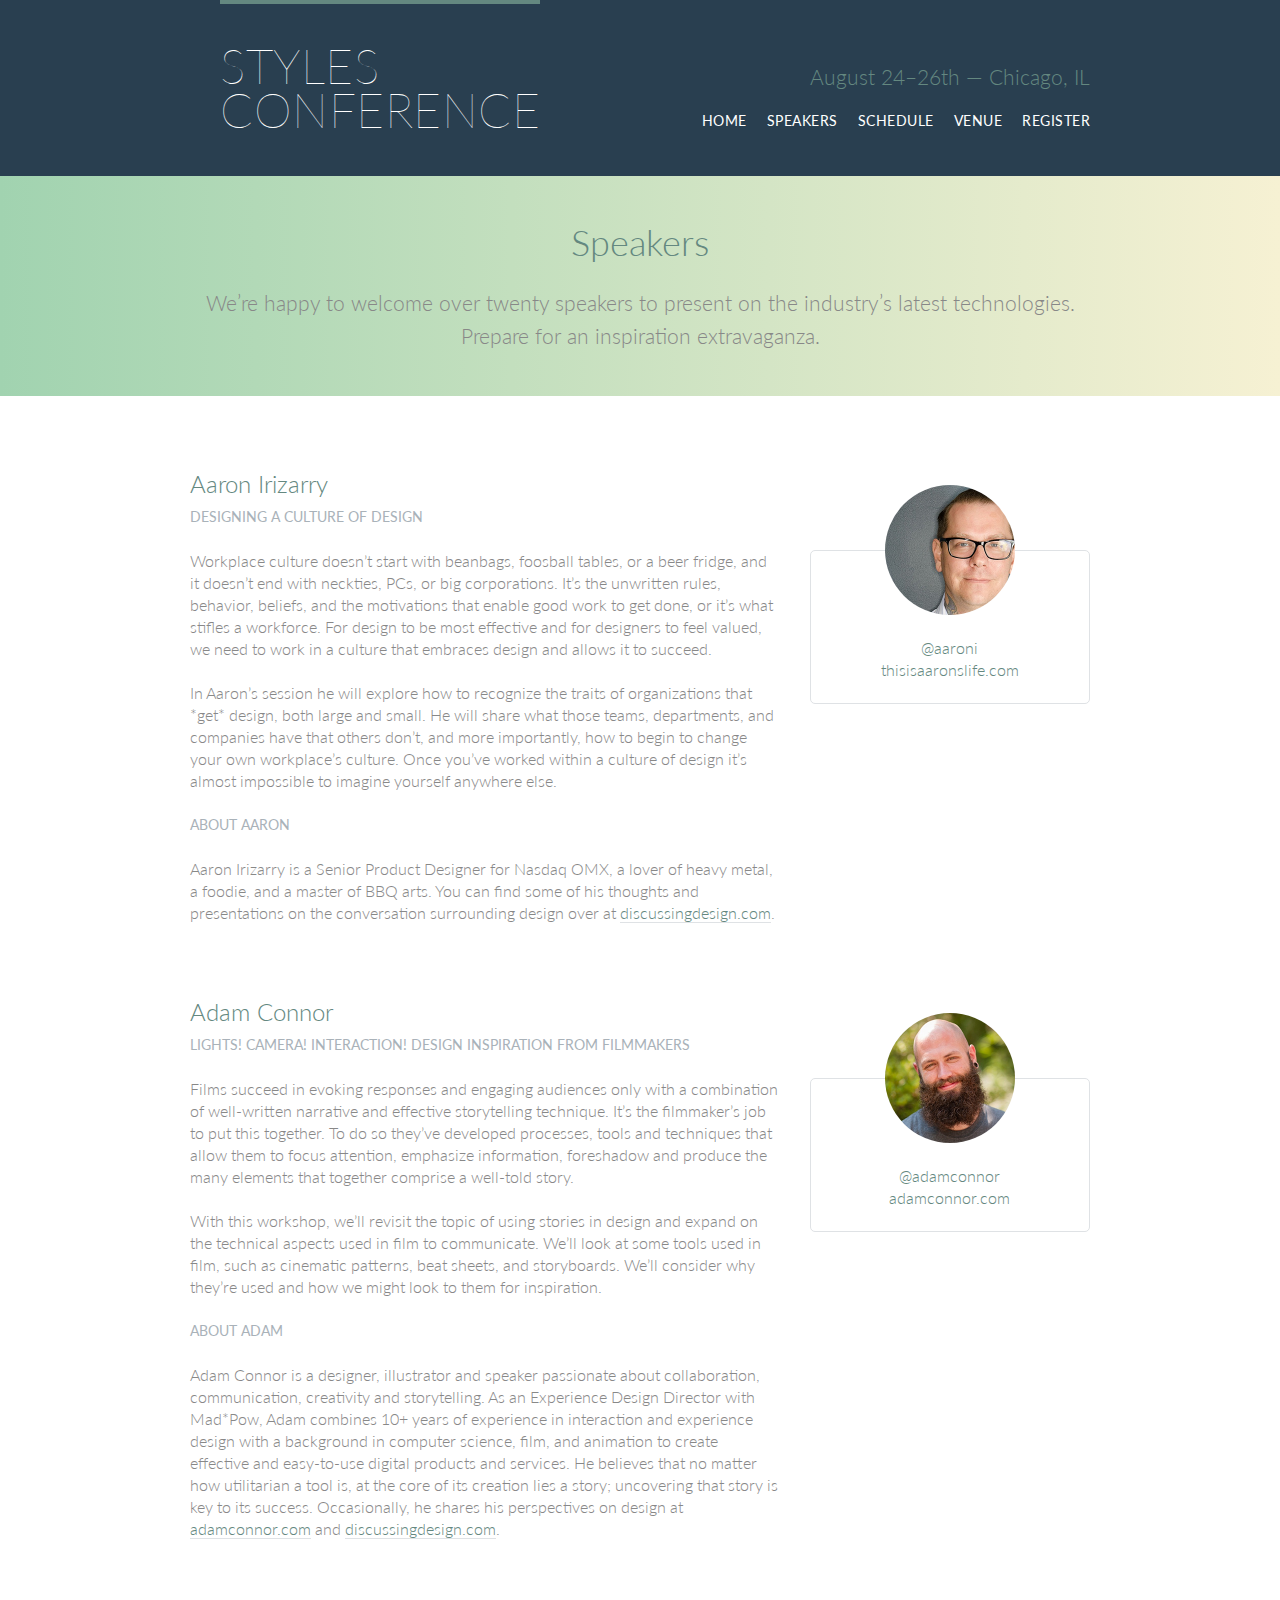
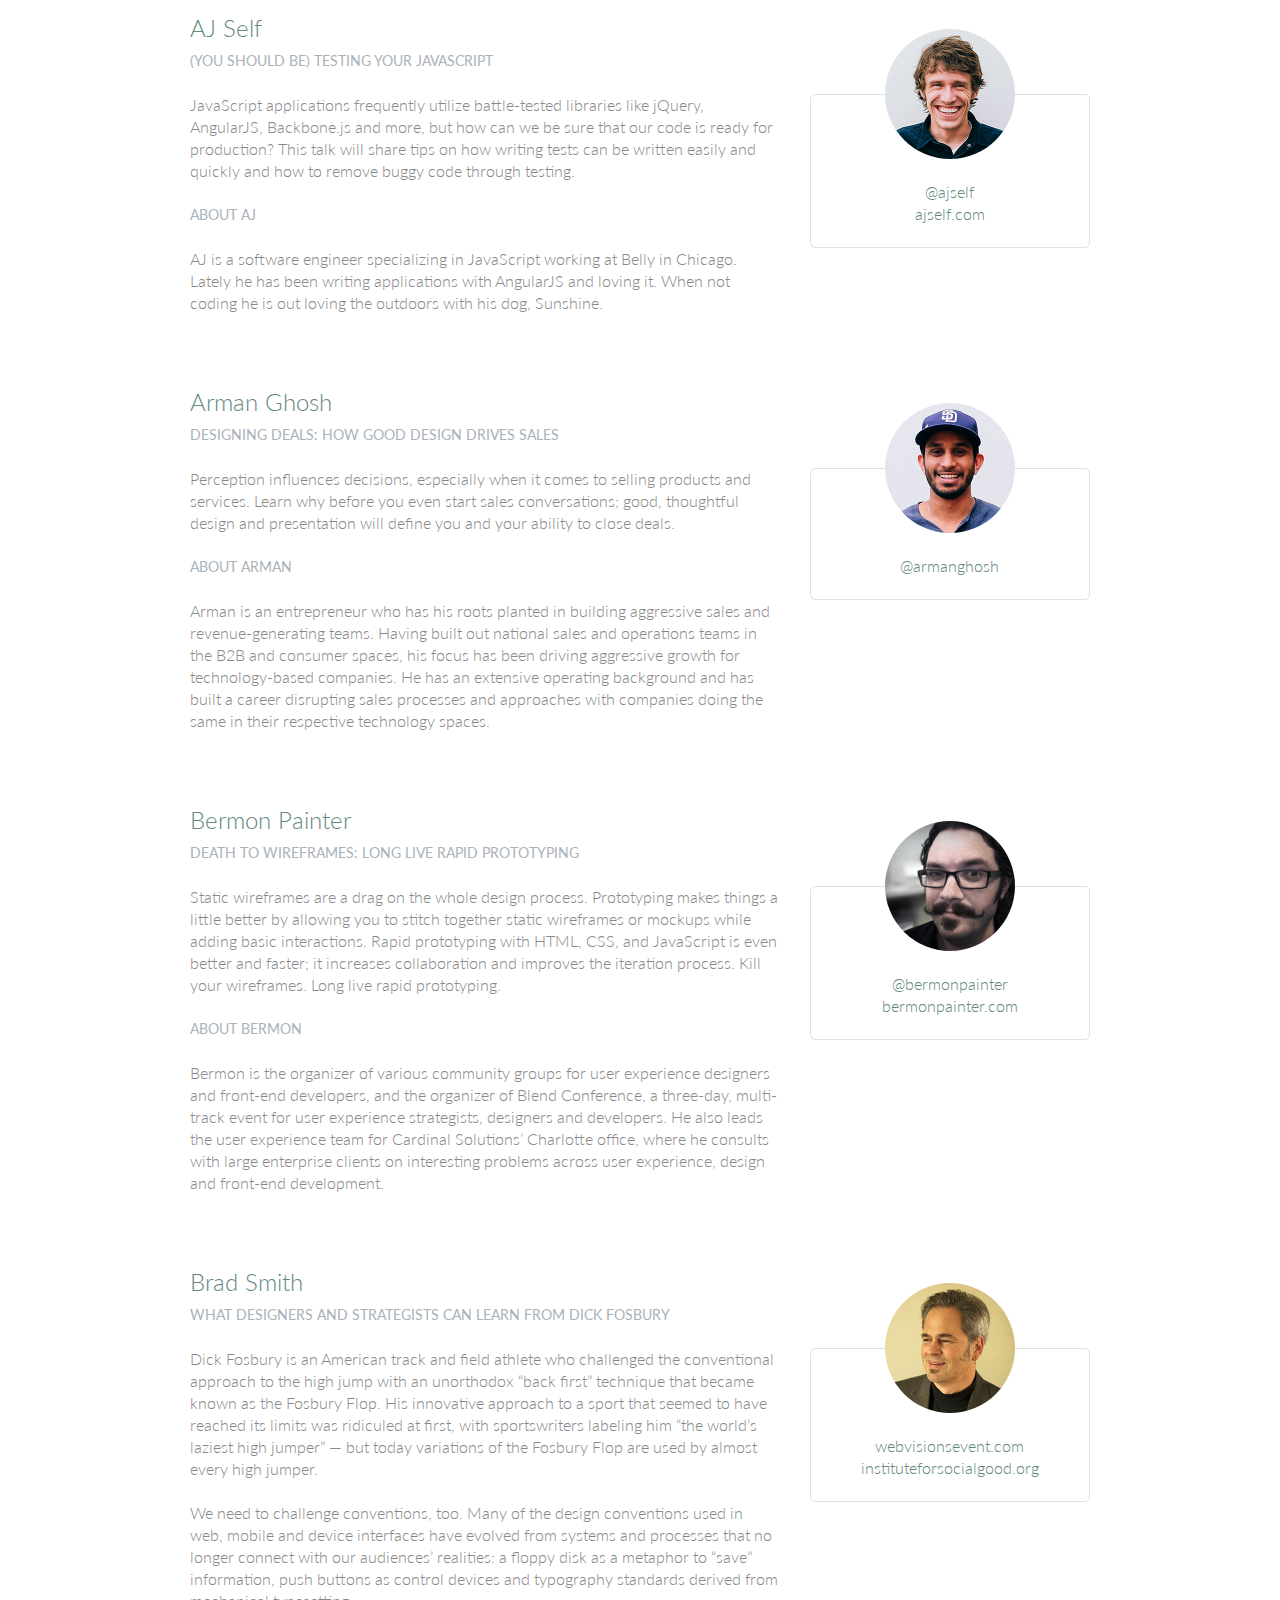
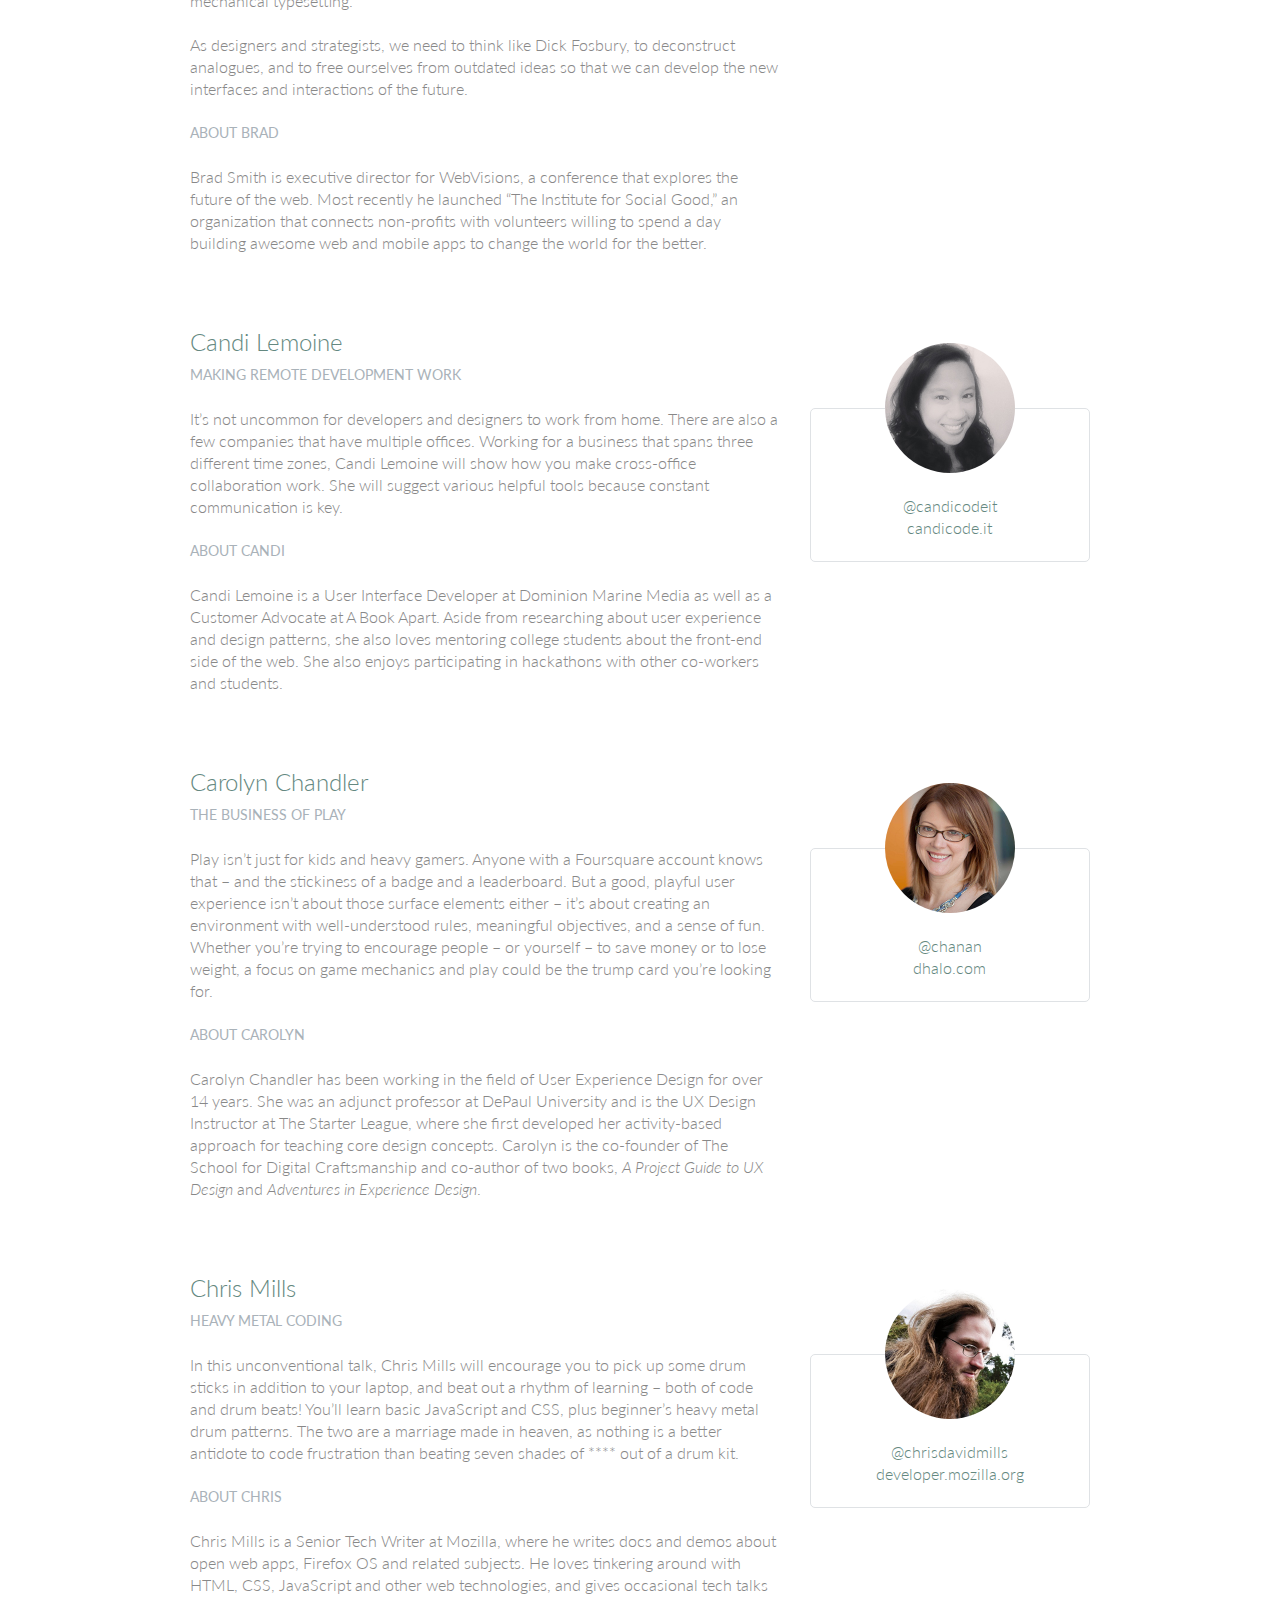
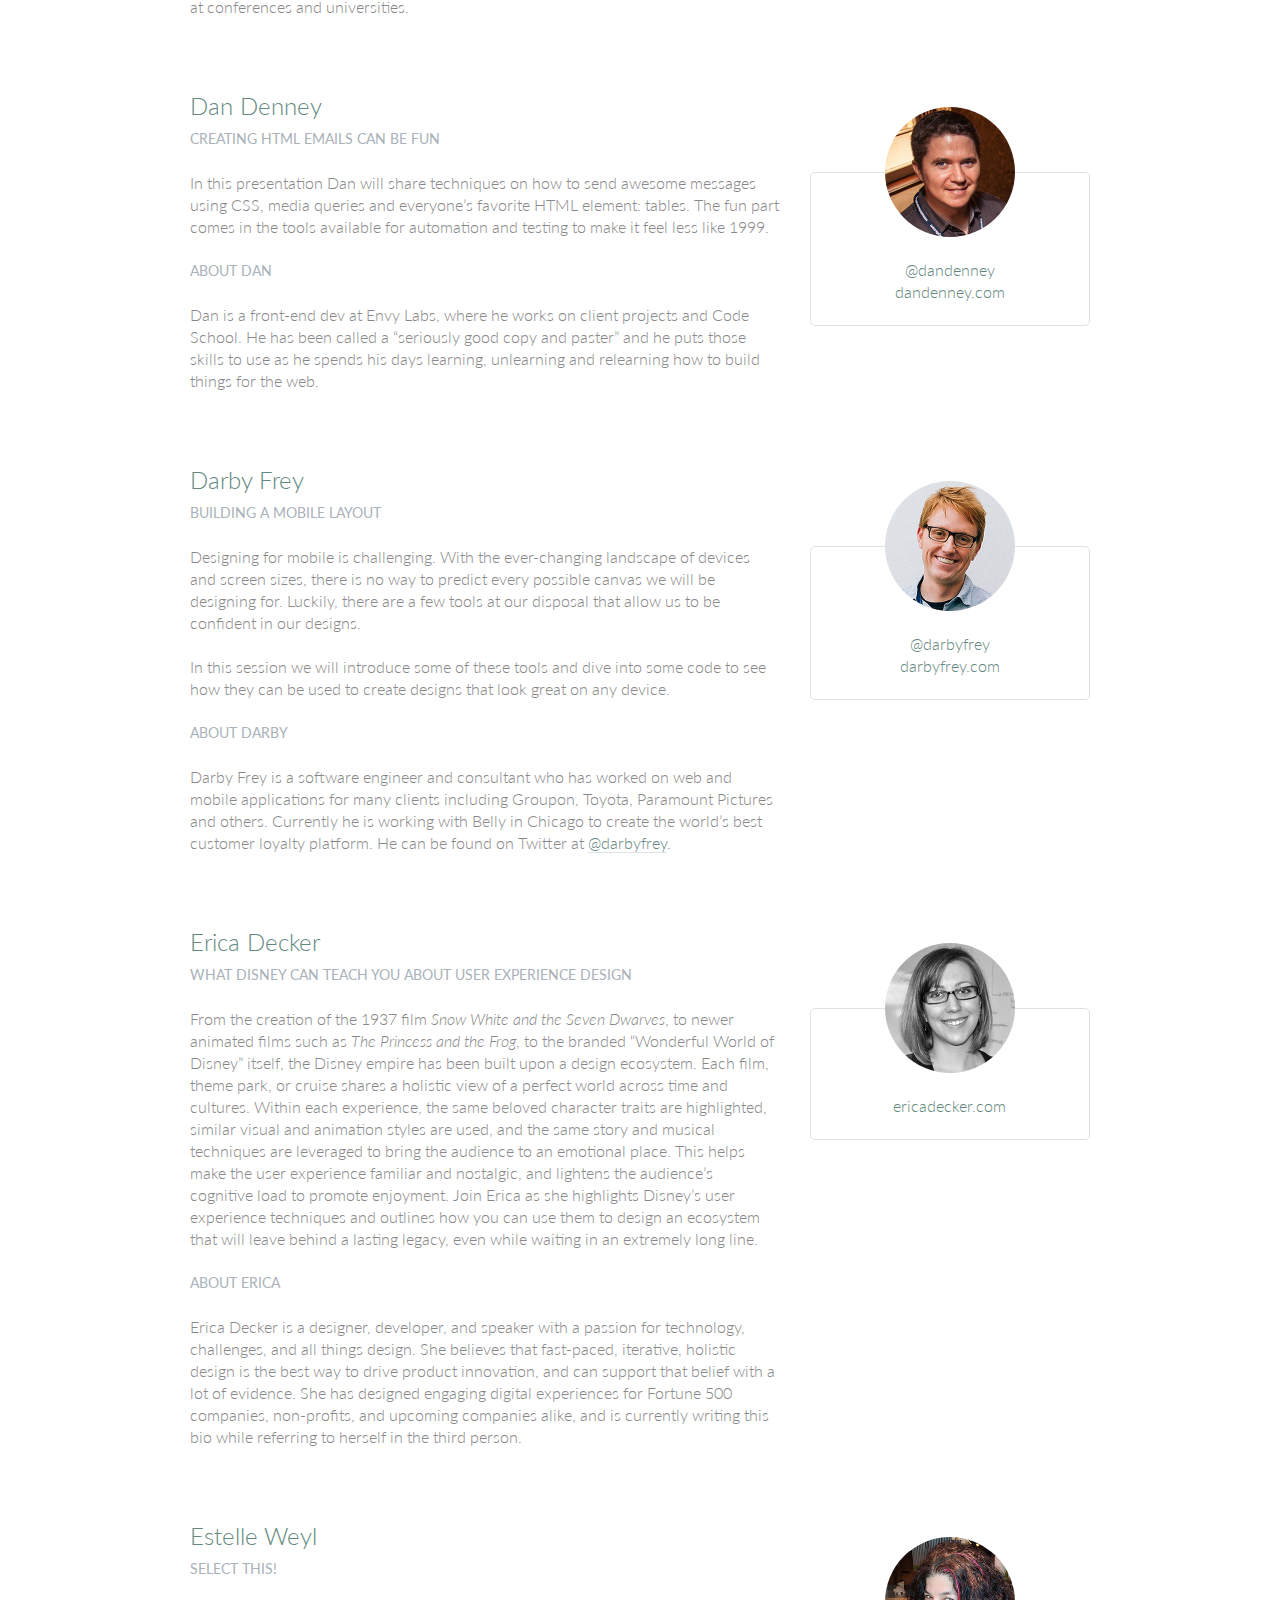
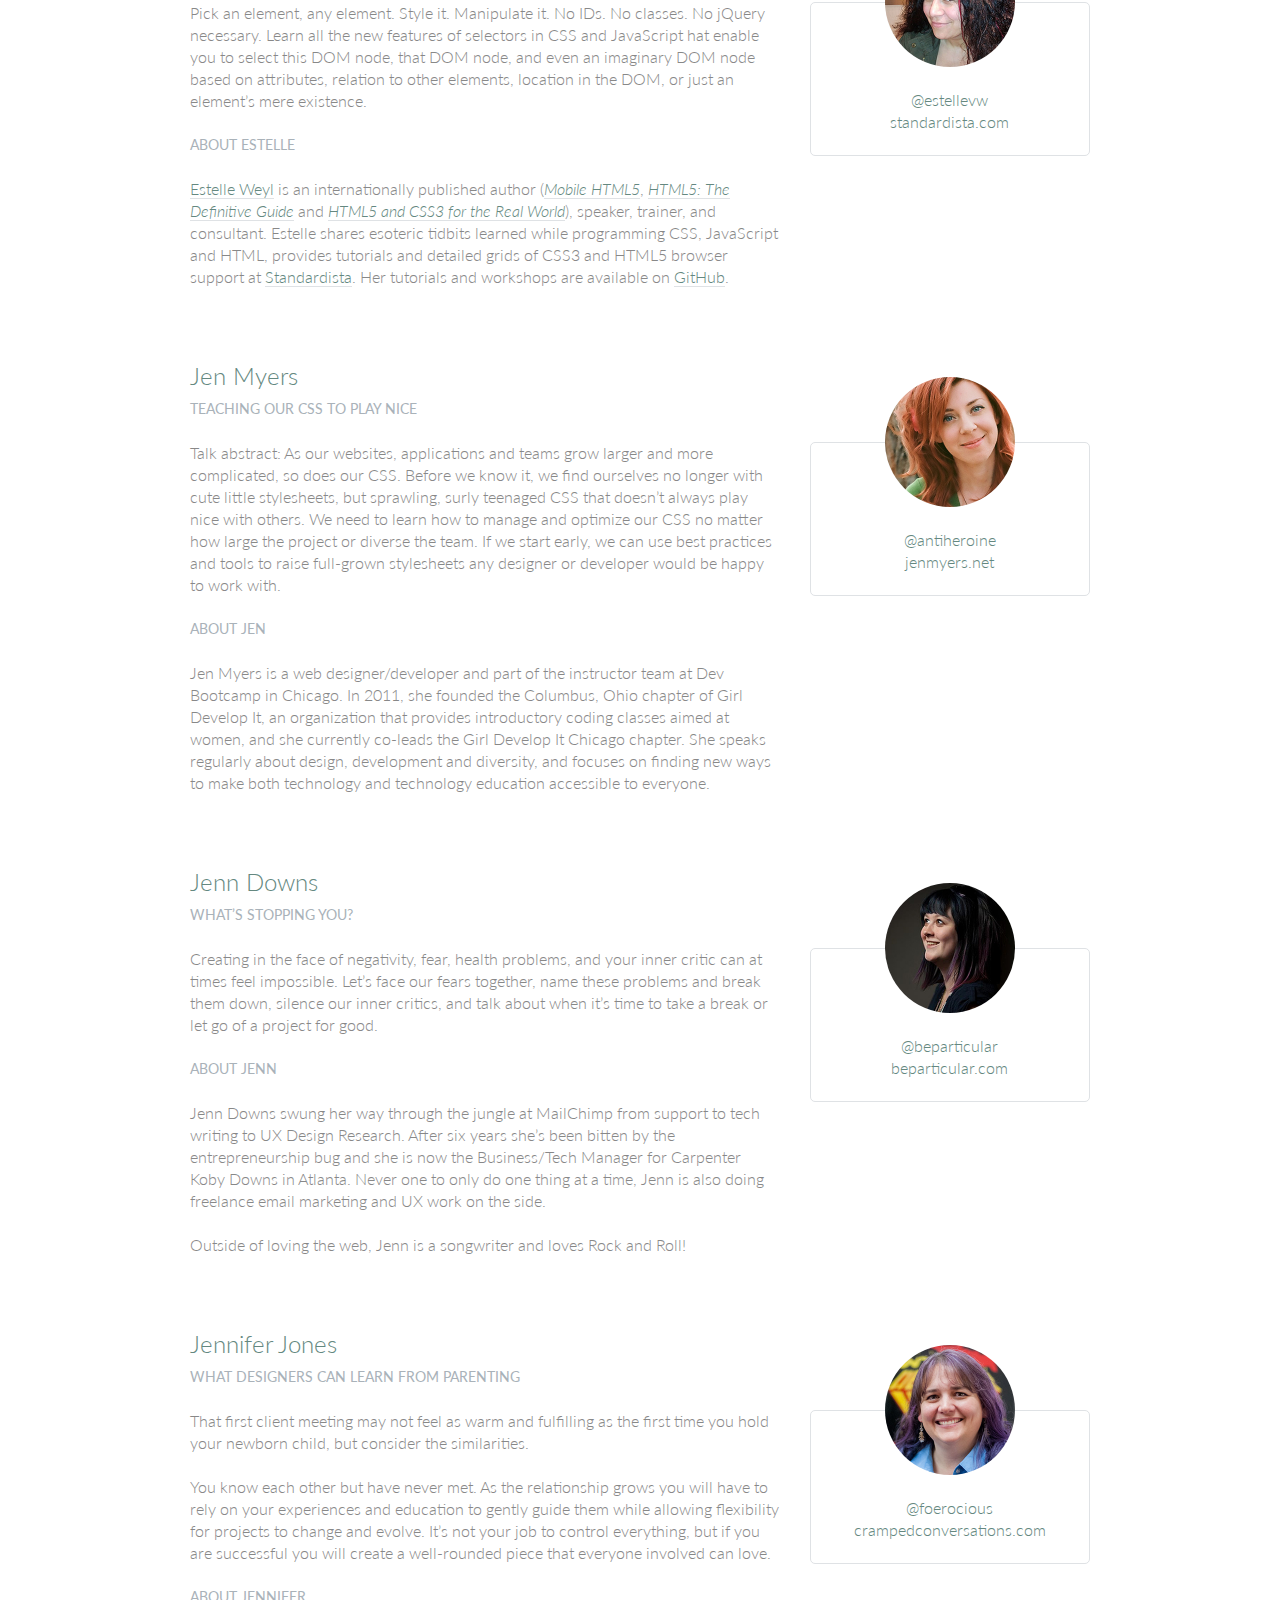
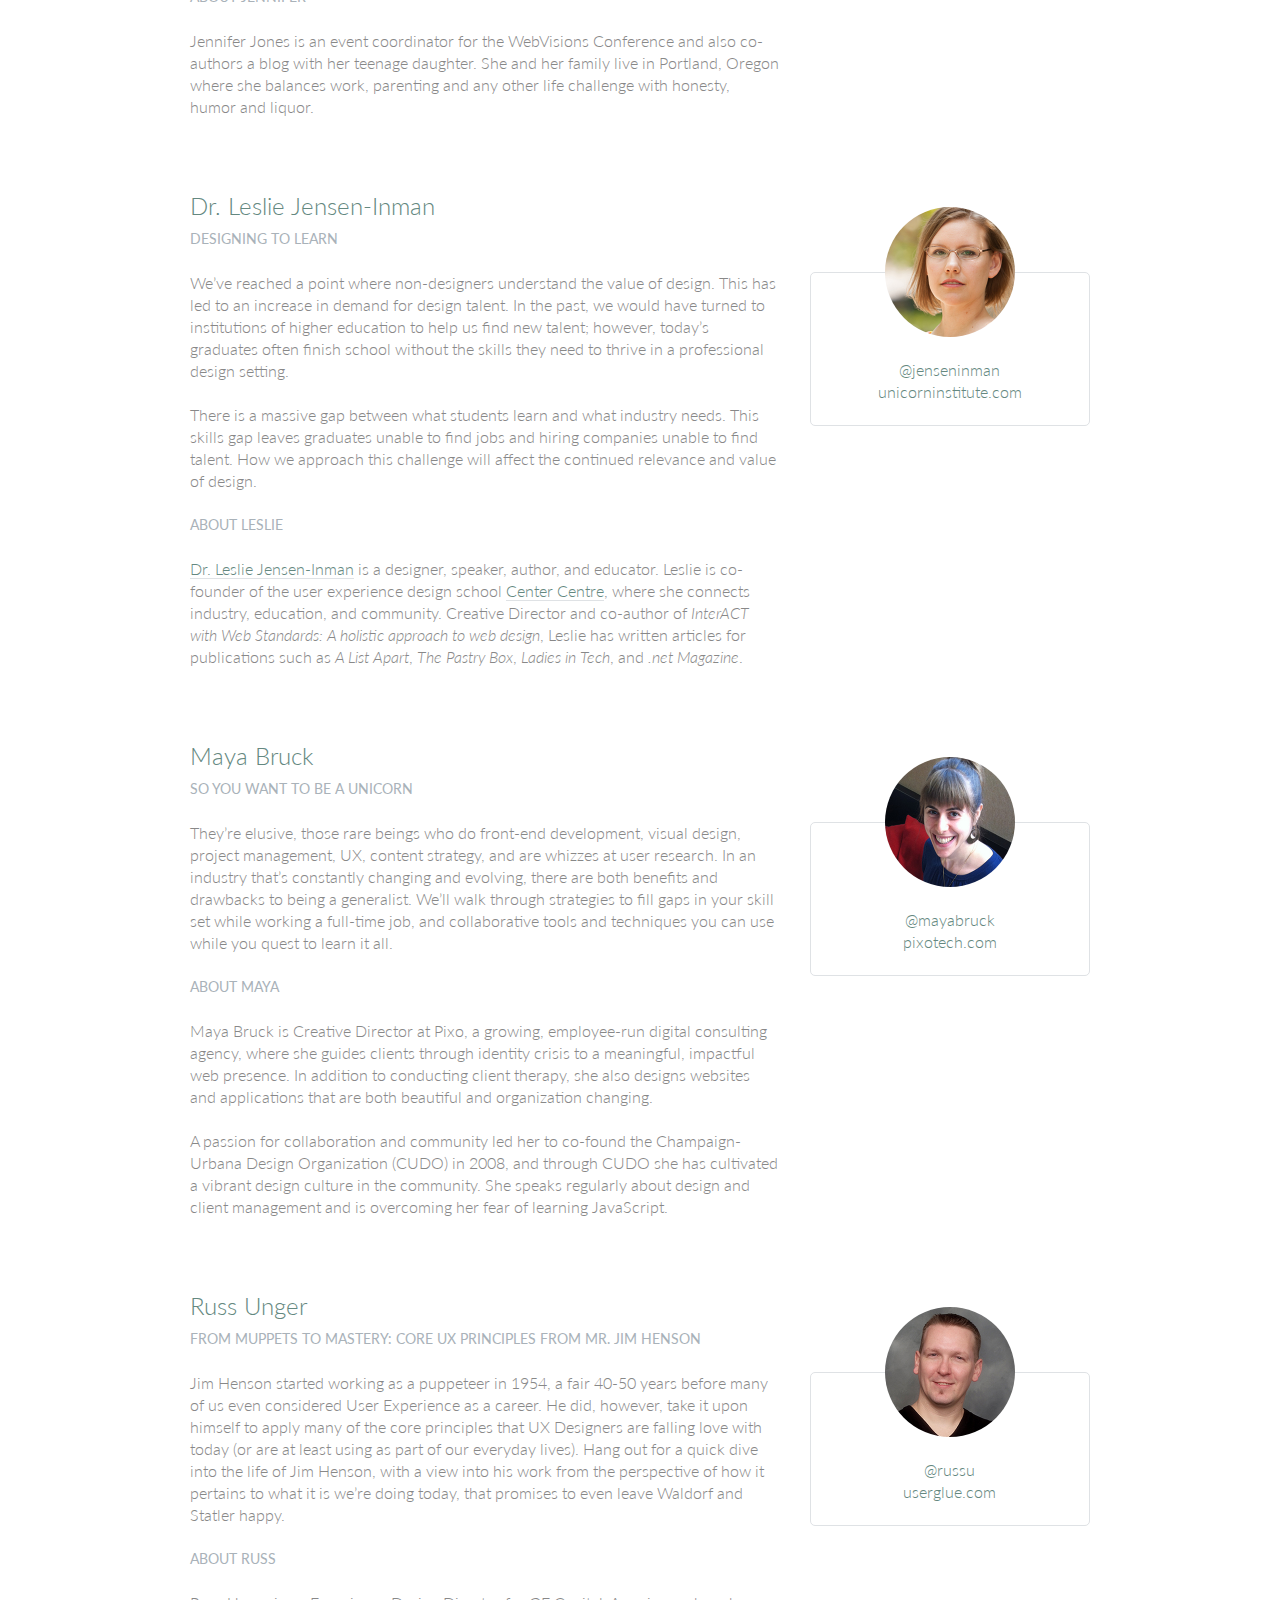
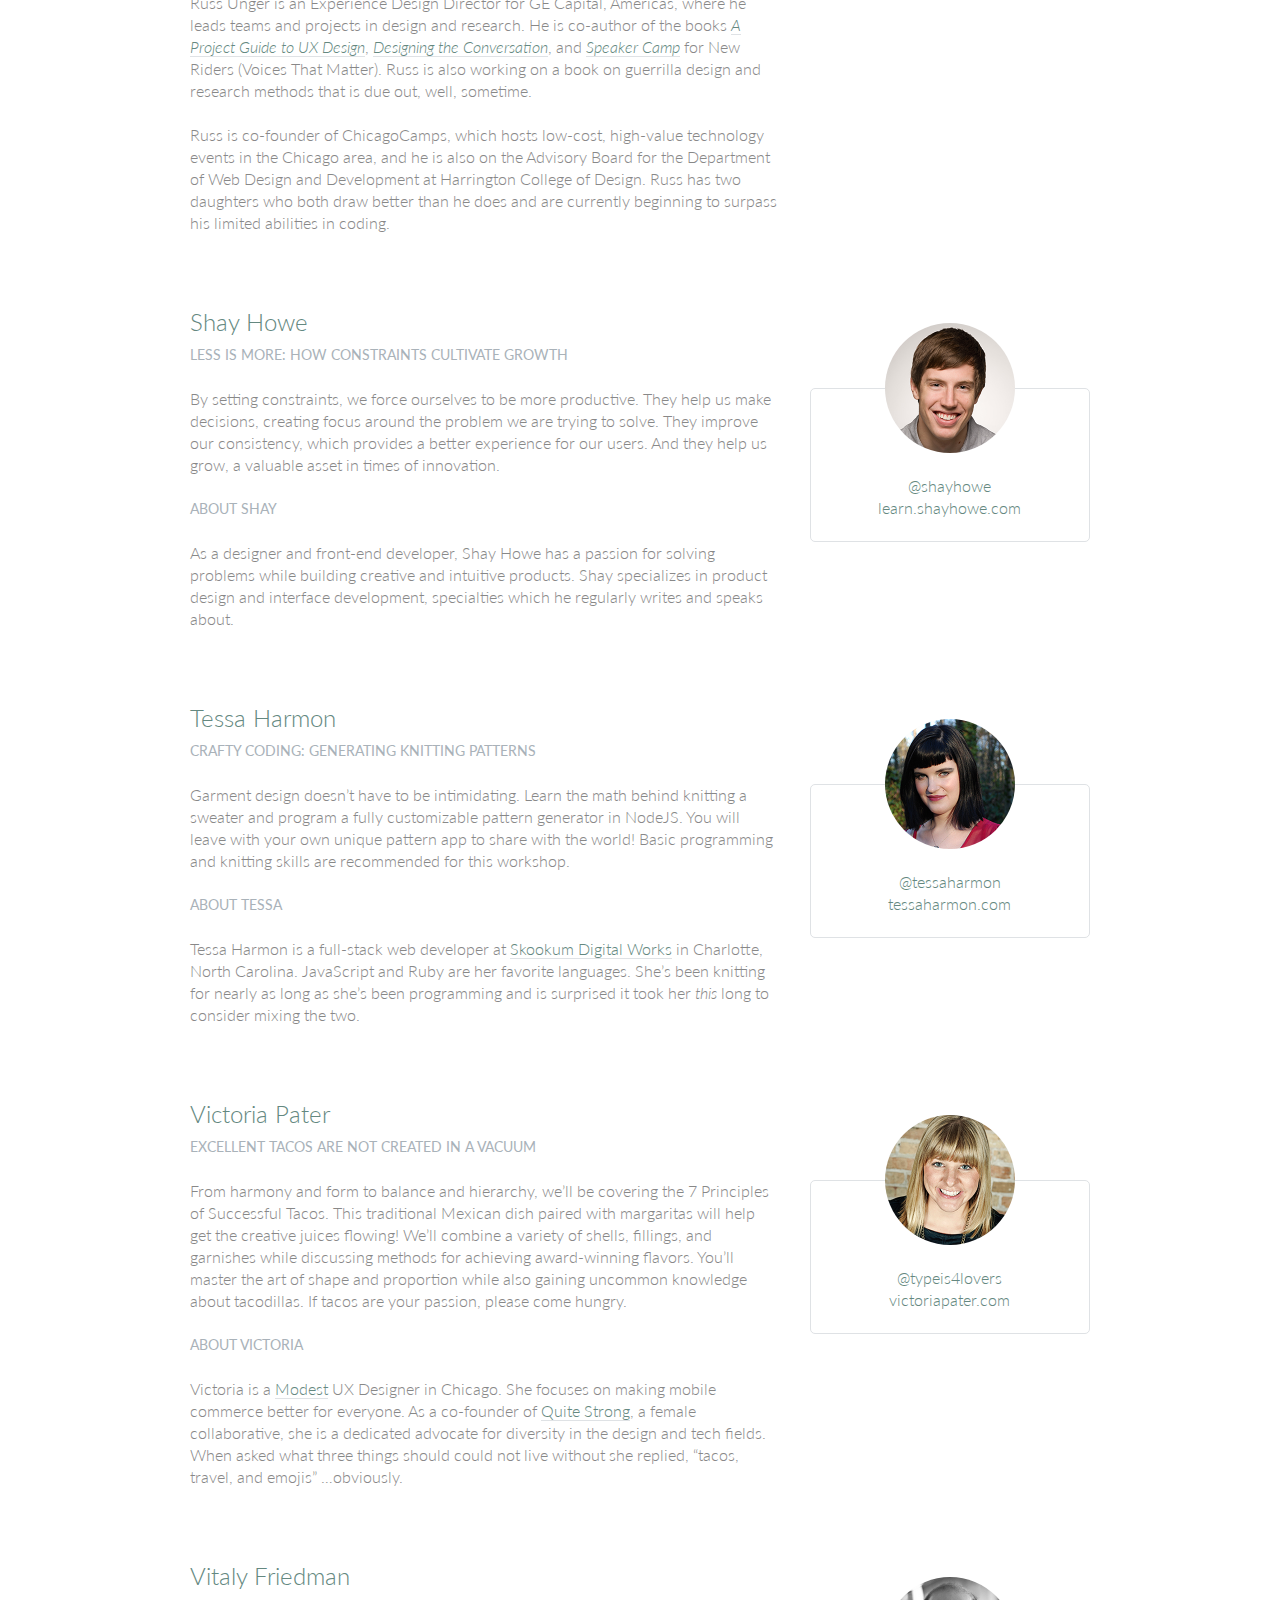
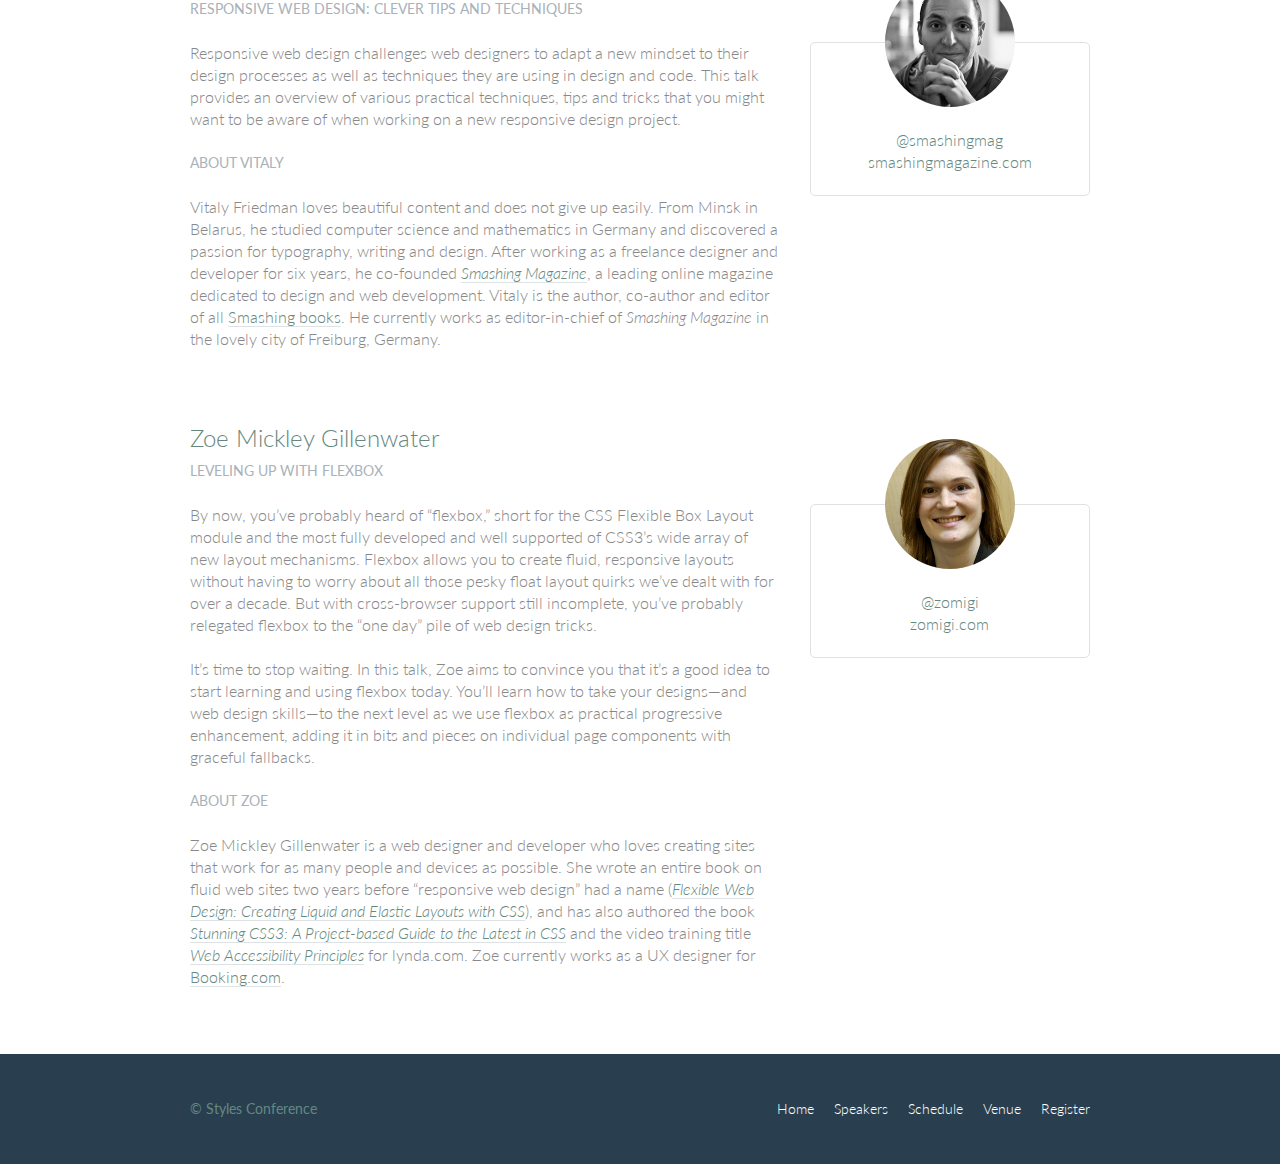
<file: coursework/shayhowe-intro/styles-conference/speakers.html>
<!DOCTYPE html>
<html lang = "en">
    <head>
        <meta charset="utf-8">
        <title>Styles Conference</title>
        <link rel="stylesheet" href="assets/stylesheets/main.css">
        <link rel="stylesheet" href="https://fonts.googleapis.com/css?family=Lato:100,300,400">
    </head>
    <body>
        <header class="primary-header container group">
            <section class="container">
                <h1 class="logo">
                    <a href="index.html">Styles <br> Conference</a>
                </h1>
            </section>
            <h3 class="tagline">August 24&ndash;26th &mdash; Chicago, IL</h3>
            <nav class="nav primary-nav">
                <ul>
                    <li><a href="index.html">Home</a></li><!--
                    --><li><a href="speakers.html">Speakers</a></li><!--
                    --><li><a href="schedule.html">Schedule</a></li><!--
                    --><li><a href="venue.html">Venue</a></li><!--
                    --><li><a href="register.html">Register</a></li>
                </ul>
            </nav>
        </header>
        <section class="row-alt">
            <div class="lead container">
              
                <h1>Speakers</h1>
              
                <p>We&#8217;re happy to welcome over twenty speakers to present on the industry&#8217;s latest technologies. Prepare for an inspiration extravaganza.</p>
                
            </div>
        </section>
        <section class="row">
            <div class="grid">
                <section class="speaker" id="aaron-irizarry">
                    <div class="col-2-3">
                        <h2>Aaron Irizarry</h2>
                        <h5>Designing a Culture of Design</h5>
                        <p>Workplace culture doesn&#8217;t start with beanbags, foosball tables, or a beer fridge, and it doesn&#8217;t end with neckties, PCs, or big corporations. It&#8217;s the unwritten rules, behavior, beliefs, and the motivations that enable good work to get done, or it&#8217;s what stifles a workforce. For design to be most effective and for designers to feel valued, we need to work in a culture that embraces design and allows it to succeed.</p>
                        <p>In Aaron&#8217;s session he will explore how to recognize the traits of organizations that *get* design, both large and small. He will share what those teams, departments, and companies have that others don&#8217;t, and more importantly, how to begin to change your own workplace&#8217;s culture. Once you&#8217;ve worked within a culture of design it&#8217;s almost impossible to imagine yourself anywhere else.</p>
                        <h5>About Aaron</h5>
                        <p>Aaron Irizarry is a Senior Product Designer for Nasdaq OMX, a lover of heavy metal, a foodie, and a master of BBQ arts. You can find some of his thoughts and presentations on the conversation surrounding design over at <a href="http://www.discussingdesign.com/">discussingdesign.com</a>.</p>
                    </div><!--
                    --><aside class="col-1-3">
                        <div class="speaker-info">
                            <img src="assets/images/speakers/aaron-irizarry.jpg" alt="Aaron Irizarry">
                            <ul>
                                <li><a href="https://twitter.com/aaroni">@aaroni</a></li>
                                <li><a href="http://www.thisisaaronslife.com/">thisisaaronslife.com</a></li>
                            </ul>
                        </div>
                    </aside>
                </section>
                            
                <section class="speaker" id="adam-connor">
                    <div class="col-2-3">
                        <h2>Adam Connor</h2>
                        <h5>Lights! Camera! Interaction! Design Inspiration from Filmmakers</h5>
                        <p>Films succeed in evoking responses and engaging audiences only with a combination of well-written narrative and effective storytelling technique. It&#8217;s the filmmaker&#8217;s job to put this together. To do so they&#8217;ve developed processes, tools and techniques that allow them to focus attention, emphasize information, foreshadow and produce the many elements that together comprise a well-told story.</p>
                        <p>With this workshop, we&#8217;ll revisit the topic of using stories in design and expand on the technical aspects used in film to communicate. We&#8217;ll look at some tools used in film, such as cinematic patterns, beat sheets, and storyboards. We&#8217;ll consider why they&#8217;re used and how we might look to them for inspiration.</p>
                        <h5>About Adam</h5>
                        <p>Adam Connor is a designer, illustrator and speaker passionate about collaboration, communication, creativity and storytelling. As an Experience Design Director with Mad*Pow, Adam combines 10+ years of experience in interaction and experience design with a background in computer science, film, and animation to create effective and easy-to-use digital products and services. He believes that no matter how utilitarian a tool is, at the core of its creation lies a story; uncovering that story is key to its success. Occasionally, he shares his perspectives on design at <a href="http://adamconnor.com/">adamconnor.com</a> and <a href="http://www.discussingdesign.com/">discussingdesign.com</a>.</p>
                    </div><!--
                    --><aside class="col-1-3">
                        <div class="speaker-info">
                            <img src="assets/images/speakers/adam-connor.jpg" alt="Adam Connor">
                            <ul>
                                <li><a href="https://twitter.com/adamconnor">@adamconnor</a></li>
                                <li><a href="http://adamconnor.com/">adamconnor.com</a></li>
                            </ul>
                        </div>
                    </aside>
                </section>
                            
                <section class="speaker" id="aj-self">
                    <div class="col-2-3">
                        <h2>AJ Self</h2>
                        <h5>(You Should Be) Testing Your JavaScript</h5>
                        <p>JavaScript applications frequently utilize battle-tested libraries like jQuery, AngularJS, Backbone.js and more, but how can we be sure that our code is ready for production? This talk will share tips on how writing tests can be written easily and quickly and how to remove buggy code through testing.</p>
                        <h5>About AJ</h5>
                        <p>AJ is a software engineer specializing in JavaScript working at Belly in Chicago. Lately he has been writing applications with AngularJS and loving it. When not coding he is out loving the outdoors with his dog, Sunshine.</p>
                    </div><!--
                    --><aside class="col-1-3">
                        <div class="speaker-info">
                            <img src="assets/images/speakers/aj-self.jpg" alt="AJ Self">
                            <ul>
                                <li><a href="https://twitter.com/ajself">@ajself</a></li>
                                <li><a href="http://www.ajself.com/">ajself.com</a></li>
                            </ul>
                        </div>
                    </aside>
                </section>
                
                <section class="speaker" id="arman-ghosh">
                    <div class="col-2-3">
                        <h2>Arman Ghosh</h2>
                        <h5>Designing Deals: How Good Design Drives Sales</h5>
                        <p>Perception influences decisions, especially when it comes to selling products and services. Learn why before you even start sales conversations; good, thoughtful design and presentation will define you and your ability to close deals.</p>
                        <h5>About Arman</h5>
                        <p>Arman is an entrepreneur who has his roots planted in building aggressive sales and revenue-generating teams. Having built out national sales and operations teams in the B2B and consumer spaces, his focus has been driving aggressive growth for technology-based companies. He has an extensive operating background and has built a career disrupting sales processes and approaches with companies doing the same in their respective technology spaces.</p>
                    </div><!--
                    --><aside class="col-1-3">
                        <div class="speaker-info">
                            <img src="assets/images/speakers/arman-ghosh.jpg" alt="Arman Ghosh">
                            <ul>
                                <li><a href="https://twitter.com/armanghosh">@armanghosh</a></li>
                            </ul>
                        </div>
                    </aside>
                </section>
                
                <section class="speaker" id="bermon-painter">
                    <div class="col-2-3">
                        <h2>Bermon Painter</h2>
                        <h5>Death to Wireframes: Long Live Rapid Prototyping</h5>
                        <p>Static wireframes are a drag on the whole design process. Prototyping makes things a little better by allowing you to stitch together static wireframes or mockups while adding basic interactions. Rapid prototyping with HTML, CSS, and JavaScript is even better and faster; it increases collaboration and improves the iteration process. Kill your wireframes. Long live rapid prototyping.</p>
                        <h5>About Bermon</h5>
                        <p>Bermon is the organizer of various community groups for user experience designers and front-end developers, and the organizer of Blend Conference, a three-day, multi-track event for user experience strategists, designers and developers. He also leads the user experience team for Cardinal Solutions&#8217; Charlotte office, where he consults with large enterprise clients on interesting problems across user experience, design and front-end development.</p>
                    </div><!--
                    --><aside class="col-1-3">
                        <div class="speaker-info">
                            <img src="assets/images/speakers/bermon-painter.jpg" alt="Bermon Painter">
                            <ul>
                                <li><a href="https://twitter.com/bermonpainter">@bermonpainter</a></li>
                                <li><a href="http://bermonpainter.com/">bermonpainter.com</a></li>
                            </ul>
                        </div>
                    </aside>
                </section>
                
                <section class="speaker" id="brad-smith">
                    <div class="col-2-3">
                        <h2>Brad Smith</h2>
                        <h5>What Designers and Strategists Can Learn from Dick Fosbury</h5>
                        <p>Dick Fosbury is an American track and field athlete who challenged the conventional approach to the high jump with an unorthodox &#8220;back first&#8221; technique that became known as the Fosbury Flop. His innovative approach to a sport that seemed to have reached its limits was ridiculed at first, with sportswriters labeling him &#8220;the world&#8217;s laziest high jumper&#8221; &#8212; but today variations of the Fosbury Flop are used by almost every high jumper.</p>
                        <p>We need to challenge conventions, too. Many of the design conventions used in web, mobile and device interfaces have evolved from systems and processes that no longer connect with our audiences&#8217; realities: a floppy disk as a metaphor to &#8220;save&#8221; information, push buttons as control devices and typography standards derived from mechanical typesetting.</p>
                        <p>As designers and strategists, we need to think like Dick Fosbury, to deconstruct analogues, and to free ourselves from outdated ideas so that we can develop the new interfaces and interactions of the future.</p>
                        <h5>About Brad</h5>
                        <p>Brad Smith is executive director for WebVisions, a conference that explores the future of the web. Most recently he launched &#8220;The Institute for Social Good,&#8221; an organization that connects non-profits with volunteers willing to spend a day building awesome web and mobile apps to change the world for the better.</p>
                    </div><!--
                    --><aside class="col-1-3">
                        <div class="speaker-info">
                            <img src="assets/images/speakers/brad-smith.jpg" alt="Brad Smith">
                            <ul>
                                <li><a href="http://www.webvisionsevent.com/">webvisionsevent.com</a></li>
                                <li><a href="http://www.instituteforsocialgood.org/">instituteforsocialgood.org</a></li>
                            </ul>
                        </div>
                    </aside>
                </section>
                
                <section class="speaker" id="candi-lemoine">
                <div class="col-2-3">
                    <h2>Candi Lemoine</h2>
                    <h5>Making Remote Development Work</h5>
                    <p>It&#8217;s not uncommon for developers and designers to work from home. There are also a few companies
                        that have multiple offices. Working for a business that spans three different time zones, Candi Lemoine
                        will show how you make cross-office collaboration work. She will suggest various helpful tools because
                        constant communication is key.</p>
                    <h5>About Candi</h5>
                    <p>Candi Lemoine is a User Interface Developer at Dominion Marine Media as well as a Customer Advocate at
                        A Book Apart. Aside from researching about user experience and design patterns, she also loves mentoring
                        college students about the front-end side of the web. She also enjoys participating in hackathons
                        with other co-workers and students.</p>
                </div><!--
                --><aside class="col-1-3">
                    <div class="speaker-info">
                        <img src="assets/images/speakers/candi-lemoine.jpg" alt="Candi Lemoine">
                        <ul>
                            <li><a href="https://twitter.com/candicodeit">@candicodeit</a></li>
                            <li><a href="http://candicode.it/">candicode.it</a></li>
                        </ul>
                    </div>
                </aside>
                </section>
                
                <section class="speaker" id="carolyn-chandler">
                    <div class="col-2-3">
                        <h2>Carolyn Chandler</h2>
                        <h5>The Business of Play</h5>
                        <p>Play isn&#8217;t just for kids and heavy gamers. Anyone with a Foursquare account knows that &#8211;
                            and the stickiness of a badge and a leaderboard. But a good, playful user experience isn&#8217;t
                            about those surface elements either &#8211; it&#8217;s about creating an environment with well-understood
                            rules, meaningful objectives, and a sense of fun. Whether you&#8217;re trying to encourage people
                            &#8211; or yourself &#8211; to save money or to lose weight, a focus on game mechanics and play
                            could be the trump card you&#8217;re looking for.</p>
                        <h5>About Carolyn</h5>
                        <p>Carolyn Chandler has been working in the field of User Experience Design for over 14 years. She was
                            an adjunct professor at DePaul University and is the UX Design Instructor at The Starter League,
                            where she first developed her activity-based approach for teaching core design concepts. Carolyn
                            is the co-founder of The School for Digital Craftsmanship and co-author of two books, <cite>A Project Guide to UX Design</cite>                            and <cite>Adventures in Experience Design</cite>.</p>
                    </div><!--
                    --><aside class="col-1-3">
                        <div class="speaker-info">
                            <img src="assets/images/speakers/carolyn-chandler.jpg" alt="Carolyn Chandler">
                            <ul>
                                <li><a href="https://twitter.com/chanan">@chanan</a></li>
                                <li><a href="http://www.dhalo.com/">dhalo.com</a></li>
                            </ul>
                        </div>
                    </aside>
                </section>
                
                <section class="speaker" id="chris-mills">
                    <div class="col-2-3">
                        <h2>Chris Mills</h2>
                        <h5>Heavy Metal Coding</h5>
                        <p>In this unconventional talk, Chris Mills will encourage you to pick up some drum sticks in addition
                            to your laptop, and beat out a rhythm of learning &#8211; both of code and drum beats! You&#8217;ll
                            learn basic JavaScript and CSS, plus beginner&#8217;s heavy metal drum patterns. The two are
                            a marriage made in heaven, as nothing is a better antidote to code frustration than beating seven
                            shades of **** out of a drum kit.</p>
                        <h5>About Chris</h5>
                        <p>Chris Mills is a Senior Tech Writer at Mozilla, where he writes docs and demos about open web apps,
                            Firefox OS and related subjects. He loves tinkering around with HTML, CSS, JavaScript and other
                            web technologies, and gives occasional tech talks at conferences and universities.</p>
                    </div><!--
                    --><aside class="col-1-3">
                        <div class="speaker-info">
                            <img src="assets/images/speakers/chris-mills.jpg" alt="Chris Mills">
                            <ul>
                                <li><a href="https://twitter.com/chrisdavidmills">@chrisdavidmills</a></li>
                                <li><a href="https://developer.mozilla.org/">developer.mozilla.org</a></li>
                            </ul>
                        </div>
                    </aside>
                </section>
                
                <section class="speaker" id="dan-denney">
                    <div class="col-2-3">
                        <h2>Dan Denney</h2>
                        <h5>Creating HTML Emails Can Be Fun</h5>
                        <p>In this presentation Dan will share techniques on how to send awesome messages using CSS, media queries
                            and everyone&#8217;s favorite HTML element: tables. The fun part comes in the tools available
                            for automation and testing to make it feel less like 1999.</p>
                        <h5>About Dan</h5>
                        <p>Dan is a front-end dev at Envy Labs, where he works on client projects and Code School. He has been
                            called a &#8220;seriously good copy and paster&#8221; and he puts those skills to use as he spends
                            his days learning, unlearning and relearning how to build things for the web.</p>
                    </div><!--
                    --><aside class="col-1-3">
                        <div class="speaker-info">
                            <img src="assets/images/speakers/dan-denney.jpg" alt="Dan Denney">
                            <ul>
                                <li><a href="https://twitter.com/dandenney">@dandenney</a></li>
                                <li><a href="http://dandenney.com/">dandenney.com</a></li>
                            </ul>
                        </div>
                    </aside>
                </section>
                
                <section class="speaker" id="darby-frey">
                    <div class="col-2-3">
                        <h2>Darby Frey</h2>
                        <h5>Building a Mobile Layout</h5>
                        <p>Designing for mobile is challenging. With the ever-changing landscape of devices and screen sizes,
                            there is no way to predict every possible canvas we will be designing for. Luckily, there are
                            a few tools at our disposal that allow us to be confident in our designs.</p>
                        <p>In this session we will introduce some of these tools and dive into some code to see how they can
                            be used to create designs that look great on any device.</p>
                        <h5>About Darby</h5>
                        <p>Darby Frey is a software engineer and consultant who has worked on web and mobile applications for
                            many clients including Groupon, Toyota, Paramount Pictures and others. Currently he is working
                            with Belly in Chicago to create the world&#8217;s best customer loyalty platform. He can be found
                            on Twitter at <a href="https://twitter.com/darbyfrey">@darbyfrey</a>.</p>
                    </div><!--
                    --><aside class="col-1-3">
                        <div class="speaker-info">
                            <img src="assets/images/speakers/darby-frey.jpg" alt="Darby Frey">
                            <ul>
                                <li><a href="https://twitter.com/darbyfrey">@darbyfrey</a></li>
                                <li><a href="http://darbyfrey.com/">darbyfrey.com</a></li>
                            </ul>
                        </div>
                    </aside>
                </section>
                
                <section class="speaker" id="erica-decker">
                    <div class="col-2-3">
                        <h2>Erica Decker</h2>
                        <h5>What Disney Can Teach You about User Experience Design</h5>
                        <p>From the creation of the 1937 film <cite>Snow White and the Seven Dwarves</cite>, to newer animated
                            films such as <cite>The Princess and the Frog</cite>, to the branded &#8220;Wonderful World of
                            Disney&#8221; itself, the Disney empire has been built upon a design ecosystem. Each film, theme
                            park, or cruise shares a holistic view of a perfect world across time and cultures. Within each
                            experience, the same beloved character traits are highlighted, similar visual and animation styles
                            are used, and the same story and musical techniques are leveraged to bring the audience to an
                            emotional place. This helps make the user experience familiar and nostalgic, and lightens the
                            audience&#8217;s cognitive load to promote enjoyment. Join Erica as she highlights Disney&#8217;s
                            user experience techniques and outlines how you can use them to design an ecosystem that will
                            leave behind a lasting legacy, even while waiting in an extremely long line.</p>
                        <h5>About Erica</h5>
                        <p>Erica Decker is a designer, developer, and speaker with a passion for technology, challenges, and
                            all things design. She believes that fast-paced, iterative, holistic design is the best way to
                            drive product innovation, and can support that belief with a lot of evidence. She has designed
                            engaging digital experiences for Fortune 500 companies, non-profits, and upcoming companies alike,
                            and is currently writing this bio while referring to herself in the third person.</p>
                    </div><!--
                    --><aside class="col-1-3">
                        <div class="speaker-info">
                            <img src="assets/images/speakers/erica-decker.jpg" alt="Erica Decker">
                            <ul>
                                <li><a href="http://ericadecker.com/">ericadecker.com</a></li>
                            </ul>
                        </div>
                    </aside>
                </section>
                
                <section class="speaker" id="estelle-weyl">
                    <div class="col-2-3">
                        <h2>Estelle Weyl</h2>
                        <h5>Select This!</h5>
                        <p>Pick an element, any element. Style it. Manipulate it. No IDs. No classes. No jQuery necessary. Learn
                            all the new features of selectors in CSS and JavaScript hat enable you to select this DOM node,
                            that DOM node, and even an imaginary DOM node based on attributes, relation to other elements,
                            location in the DOM, or just an element&#8217;s mere existence.</p>
                        <h5>About Estelle</h5>
                        <p><a href="https://twitter.com/estellevw">Estelle Weyl</a> is an internationally published author (<cite><a href="http://shop.oreilly.com/product/0636920021711.do">Mobile HTML5</a></cite>,
                            <cite><a href="http://shop.oreilly.com/product/0636920018063.do">HTML5: The Definitive Guide</a></cite>                            and <cite><a href="http://shop.oreilly.com/product/9780980846904.do">HTML5 and CSS3 for the Real World</a></cite>),
                            speaker, trainer, and consultant. Estelle shares esoteric tidbits learned while programming CSS,
                            JavaScript and HTML, provides tutorials and detailed grids of CSS3 and HTML5 browser support
                            at <a href="http://www.standardista.com/">Standardista</a>. Her tutorials and workshops are available
                            on <a href="http://estelle.github.io/">GitHub</a>.</p>
                    </div><!--
                    --><aside class="col-1-3">
                        <div class="speaker-info">
                            <img src="assets/images/speakers/estelle-weyl.jpg" alt="Estelle Weyl">
                            <ul>
                                <li><a href="https://twitter.com/estellevw">@estellevw</a></li>
                                <li><a href="http://standardista.com/">standardista.com</a></li>
                            </ul>
                        </div>
                    </aside>
                </section>
                
                <section class="speaker" id="jen-myers">
                    <div class="col-2-3">
                        <h2>Jen Myers</h2>
                        <h5>Teaching Our CSS to Play Nice</h5>
                        <p>Talk abstract: As our websites, applications and teams grow larger and more complicated, so does
                            our CSS. Before we know it, we find ourselves no longer with cute little stylesheets, but sprawling,
                            surly teenaged CSS that doesn&#8217;t always play nice with others. We need to learn how to manage
                            and optimize our CSS no matter how large the project or diverse the team. If we start early,
                            we can use best practices and tools to raise full-grown stylesheets any designer or developer
                            would be happy to work with.</p>
                        <h5>About Jen</h5>
                        <p>Jen Myers is a web designer/developer and part of the instructor team at Dev Bootcamp in Chicago.
                            In 2011, she founded the Columbus, Ohio chapter of Girl Develop It, an organization that provides
                            introductory coding classes aimed at women, and she currently co-leads the Girl Develop It Chicago
                            chapter. She speaks regularly about design, development and diversity, and focuses on finding
                            new ways to make both technology and technology education accessible to everyone.</p>
                    </div><!--
                    --><aside class="col-1-3">
                        <div class="speaker-info">
                            <img src="assets/images/speakers/jen-myers.jpg" alt="Jen Myers">
                            <ul>
                                <li><a href="https://twitter.com/antiheroine">@antiheroine</a></li>
                                <li><a href="http://jenmyers.net/">jenmyers.net</a></li>
                            </ul>
                        </div>
                    </aside>
                </section>
                    
                <section class="speaker" id="jenn-downs">
                    <div class="col-2-3">
                        <h2>Jenn Downs</h2>
                        <h5>What&#8217;s Stopping You?</h5>
                        <p>Creating in the face of negativity, fear, health problems, and your inner critic can at times feel
                            impossible. Let&#8217;s face our fears together, name these problems and break them down, silence
                            our inner critics, and talk about when it&#8217;s time to take a break or let go of a project
                            for good.</p>
                        <h5>About Jenn</h5>
                        <p>Jenn Downs swung her way through the jungle at MailChimp from support to tech writing to UX Design
                            Research. After six years she&#8217;s been bitten by the entrepreneurship bug and she is now
                            the Business/Tech Manager for Carpenter Koby Downs in Atlanta. Never one to only do one thing
                            at a time, Jenn is also doing freelance email marketing and UX work on the side.</p>
                        <p>Outside of loving the web, Jenn is a songwriter and loves Rock and Roll!</p>
                    </div><!--
                    --><aside class="col-1-3">
                        <div class="speaker-info">
                            <img src="assets/images/speakers/jenn-downs.jpg" alt="Jenn Downs">
                            <ul>
                                <li><a href="https://twitter.com/beparticular">@beparticular</a></li>
                                <li><a href="http://beparticular.com/">beparticular.com</a></li>
                            </ul>
                        </div>
                    </aside>
                </section>
                
                <section class="speaker" id="jennifer-jones">
                    <div class="col-2-3">
                        <h2>Jennifer Jones</h2>
                        <h5>What Designers Can Learn from Parenting</h5>
                        <p>That first client meeting may not feel as warm and fulfilling as the first time you hold your newborn
                            child, but consider the similarities.</p>
                        <p>You know each other but have never met. As the relationship grows you will have to rely on your experiences
                            and education to gently guide them while allowing flexibility for projects to change and evolve.
                            It&#8217;s not your job to control everything, but if you are successful you will create a well-rounded
                            piece that everyone involved can love.</p>
                        <h5>About Jennifer</h5>
                        <p>Jennifer Jones is an event coordinator for the WebVisions Conference and also co-authors a blog with
                            her teenage daughter. She and her family live in Portland, Oregon where she balances work, parenting
                            and any other life challenge with honesty, humor and liquor.</p>
                    </div><!--
                    --><aside class="col-1-3">
                        <div class="speaker-info">
                            <img src="assets/images/speakers/jennifer-jones.jpg" alt="Jennifer Jones">
                            <ul>
                                <li><a href="https://twitter.com/Foerocious">@foerocious</a></li>
                                <li><a href="http://crampedconversations.com/">crampedconversations.com</a></li>
                            </ul>
                        </div>
                    </aside>
                </section>
                
                <section class="speaker" id="leslie-jensen-inman">
                    <div class="col-2-3">
                        <h2>Dr. Leslie Jensen-Inman</h2>
                        <h5>Designing to Learn</h5>
                        <p>We&#8217;ve reached a point where non-designers understand the value of design. This has led to an
                            increase in demand for design talent. In the past, we would have turned to institutions of higher
                            education to help us find new talent; however, today&#8217;s graduates often finish school without
                            the skills they need to thrive in a professional design setting.</p>
                        <p>There is a massive gap between what students learn and what industry needs. This skills gap leaves
                            graduates unable to find jobs and hiring companies unable to find talent. How we approach this
                            challenge will affect the continued relevance and value of design.</p>
                        <h5>About Leslie</h5>
                        <p><a href="http://www.jenseninman.com">Dr. Leslie Jensen-Inman</a> is a designer, speaker, author,
                            and educator. Leslie is co-founder of the user experience design school <a href="http://www.centercentre.com">Center Centre</a>,
                            where she connects industry, education, and community. Creative Director and co-author of <cite>InterACT with Web Standards: A holistic approach to web design</cite>,
                            Leslie has written articles for publications such as <cite>A List Apart</cite>, <cite>The Pastry Box</cite>,
                            <cite>Ladies in Tech</cite>, and <cite>.net Magazine</cite>.</p>
                    </div><!--
                    --><aside class="col-1-3">
                        <div class="speaker-info">
                                <img src="assets/images/speakers/leslie-jensen-inman.jpg" alt="Leslie Jensen-Inman">
                            <ul>
                                <li><a href="https://twitter.com/jenseninman">@jenseninman</a></li>
                                <li><a href="http://unicorninstitute.com/">unicorninstitute.com</a></li>
                            </ul>
                        </div>
                    </aside>
                </section>
                
                <section class="speaker" id="maya-bruck">
                    <div class="col-2-3">
                        <h2>Maya Bruck</h2>
                        <h5>So You Want to Be a Unicorn</h5>
                        <p>They&#8217;re elusive, those rare beings who do front-end development, visual design, project management,
                            UX, content strategy, and are whizzes at user research. In an industry that&#8217;s constantly
                            changing and evolving, there are both benefits and drawbacks to being a generalist. We&#8217;ll
                            walk through strategies to fill gaps in your skill set while working a full-time job, and collaborative
                            tools and techniques you can use while you quest to learn it all.</p>
                        <h5>About Maya</h5>
                        <p>Maya Bruck is Creative Director at Pixo, a growing, employee-run digital consulting agency, where
                            she guides clients through identity crisis to a meaningful, impactful web presence. In addition
                            to conducting client therapy, she also designs websites and applications that are both beautiful
                            and organization changing.</p>
                        <p>A passion for collaboration and community led her to co-found the Champaign-Urbana Design Organization
                            (CUDO) in 2008, and through CUDO she has cultivated a vibrant design culture in the community.
                            She speaks regularly about design and client management and is overcoming her fear of learning
                            JavaScript.</p>
                    </div><!--
                    --><aside class="col-1-3">
                        <div class="speaker-info">
                            <img src="assets/images/speakers/maya-bruck.jpg" alt="Maya Bruck">
                            <ul>
                                <li><a href="https://twitter.com/mayabruck">@mayabruck</a></li>
                                <li><a href="http://pixotech.com/">pixotech.com</a></li>
                            </ul>
                        </div>
                    </aside>
                </section>
                
                <section class="speaker" id="russ-unger">
                    <div class="col-2-3">
                        <h2>Russ Unger</h2>
                        <h5>From Muppets to Mastery: Core UX Principles from Mr. Jim Henson</h5>
                        <p>Jim Henson started working as a puppeteer in 1954, a fair 40-50 years before many of us even considered
                            User Experience as a career. He did, however, take it upon himself to apply many of the core
                            principles that UX Designers are falling love with today (or are at least using as part of our
                            everyday lives). Hang out for a quick dive into the life of Jim Henson, with a view into his
                            work from the perspective of how it pertains to what it is we&#8217;re doing today, that promises
                            to even leave Waldorf and Statler happy.</p>
                        <h5>About Russ</h5>
                        <p>Russ Unger is an Experience Design Director for GE Capital, Americas, where he leads teams and projects
                            in design and research. He is co-author of the books <cite><a href="http://projectuxd.com/">A Project Guide to UX Design</a></cite>,
                            <cite><a href="http://www.designingtheconversation.com/">Designing the Conversation</a></cite>,
                            and <cite><a href="http://speakercampbook.com/">Speaker Camp</a></cite> for New Riders (Voices
                            That Matter). Russ is also working on a book on guerrilla design and research methods that is
                            due out, well, sometime.</p>
                        <p>Russ is co-founder of ChicagoCamps, which hosts low-cost, high-value technology events in the Chicago
                            area, and he is also on the Advisory Board for the Department of Web Design and Development at
                            Harrington College of Design. Russ has two daughters who both draw better than he does and are
                            currently beginning to surpass his limited abilities in coding.</p>
                    </div><!--
                    --><aside class="col-1-3">
                        <div class="speaker-info">
                            <img src="assets/images/speakers/russ-unger.jpg" alt="Russ Unger">
                            <ul>
                                <li><a href="https://twitter.com/russu">@russu</a></li>
                                <li><a href="http://www.userglue.com/">userglue.com</a></li>
                            </ul>
                        </div>
                    </aside>
                </section>
                
                <section class="speaker" id="shay-howe">
                    <div class="col-2-3">
                        <h2>Shay Howe</h2>
                        <h5>Less Is More: How Constraints Cultivate Growth</h5>
                        <p>By setting constraints, we force ourselves to be more productive. They help us make decisions, creating
                            focus around the problem we are trying to solve. They improve our consistency, which provides
                            a better experience for our users. And they help us grow, a valuable asset in times of innovation.</p>
                        <h5>About Shay</h5>
                        <p>As a designer and front-end developer, Shay Howe has a passion for solving problems while building
                            creative and intuitive products. Shay specializes in product design and interface development,
                            specialties which he regularly writes and speaks about.</p>
                    </div><!--
                    --><aside class="col-1-3">
                        <div class="speaker-info">
                            <img src="assets/images/speakers/shay-howe.jpg" alt="Shay Howe">
                            <ul>
                                <li><a href="https://twitter.com/shayhowe">@shayhowe</a></li>
                                <li><a href="http://learn.shayhowe.com/">learn.shayhowe.com</a></li>
                            </ul>
                        </div>
                    </aside>
                </section>
                
                <section class="speaker" id="tessa-harmon">
                    <div class="col-2-3">
                        <h2>Tessa Harmon</h2>
                        <h5>Crafty Coding: Generating Knitting Patterns</h5>
                        <p>Garment design doesn&#8217;t have to be intimidating. Learn the math behind knitting a sweater and
                            program a fully customizable pattern generator in NodeJS. You will leave with your own unique
                            pattern app to share with the world! Basic programming and knitting skills are recommended for
                            this workshop.</p>
                        <h5>About Tessa</h5>
                        <p>Tessa Harmon is a full-stack web developer at <a href="http://www.skookum.com/">Skookum Digital Works</a>                            in Charlotte, North Carolina. JavaScript and Ruby are her favorite languages. She&#8217;s been
                            knitting for nearly as long as she&#8217;s been programming and is surprised it took her <em>this</em>                            long to consider mixing the two.</p>
                    </div><!--
                    --><aside class="col-1-3">
                        <div class="speaker-info">
                            <img src="assets/images/speakers/tessa-harmon.jpg" alt="Tessa Harmon">
                            <ul>
                                <li><a href="https://twitter.com/tessaharmon">@tessaharmon</a></li>
                                <li><a href="http://tessaharmon.com/">tessaharmon.com</a></li>
                            </ul>
                        </div>
                    </aside>
                </section>
                
                <section class="speaker" id="victoria-pater">
                    <div class="col-2-3">
                        <h2>Victoria Pater</h2>
                        <h5>Excellent Tacos Are Not Created in a Vacuum</h5>
                        <p>From harmony and form to balance and hierarchy, we&#8217;ll be covering the 7 Principles of Successful
                            Tacos. This traditional Mexican dish paired with margaritas will help get the creative juices
                            flowing! We&#8217;ll combine a variety of shells, fillings, and garnishes while discussing methods
                            for achieving award-winning flavors. You&#8217;ll master the art of shape and proportion while
                            also gaining uncommon knowledge about tacodillas. If tacos are your passion, please come hungry.</p>
                        <h5>About Victoria</h5>
                        <p>Victoria is a <a href="http://www.modest.com/">Modest</a> UX Designer in Chicago. She focuses on
                            making mobile commerce better for everyone. As a co-founder of <a href="http://quitestrong.com/">Quite Strong</a>,
                            a female collaborative, she is a dedicated advocate for diversity in the design and tech fields.
                            When asked what three things should could not live without she replied, &#8220;tacos, travel,
                            and emojis&#8221; &#8230;obviously.</p>
                    </div><!--
                    --><aside class="col-1-3">
                        <div class="speaker-info">
                            <img src="assets/images/speakers/victoria-pater.jpg" alt="Victoria Pater">
                            <ul>
                                <li><a href="https://twitter.com/typeis4lovers">@typeis4lovers</a></li>
                                <li><a href="http://victoriapater.com/">victoriapater.com</a></li>
                            </ul>
                        </div>
                    </aside>
                </section>
                
                <section class="speaker" id="vitaly-friedman">
                    <div class="col-2-3">
                        <h2>Vitaly Friedman</h2>
                        <h5>Responsive Web Design: Clever Tips and Techniques</h5>
                        <p>Responsive web design challenges web designers to adapt a new mindset to their design processes as
                            well as techniques they are using in design and code. This talk provides an overview of various
                            practical techniques, tips and tricks that you might want to be aware of when working on a new
                            responsive design project.</p>
                        <h5>About Vitaly</h5>
                        <p>Vitaly Friedman loves beautiful content and does not give up easily. From Minsk in Belarus, he studied
                            computer science and mathematics in Germany and discovered a passion for typography, writing
                            and design. After working as a freelance designer and developer for six years, he co-founded
                            <cite><a href="http://smashingmagazine.com/">Smashing Magazine</a></cite>, a leading online magazine
                            dedicated to design and web development. Vitaly is the author, co-author and editor of all
                            <a
                                href="https://shop.smashingmagazine.com">Smashing books</a>. He currently works as editor-in-chief of <cite>Smashing Magazine</cite> in
                                the lovely city of Freiburg, Germany.</p>
                    </div><!--
                    --><aside class="col-1-3">
                        <div class="speaker-info">
                            <img src="assets/images/speakers/vitaly-friedman.jpg" alt="Vitaly Friedman">
                            <ul>
                                <li><a href="https://twitter.com/smashingmag">@smashingmag</a></li>
                                <li><a href="http://smashingmagazine.com/">smashingmagazine.com</a></li>
                            </ul>
                        </div>
                    </aside>
                </section>
                
                <section id="zoe-mickley-gillenwater">
                    <div class="col-2-3">
                        <h2>Zoe Mickley Gillenwater</h2>
                        <h5>Leveling Up with Flexbox</h5>
                        <p>By now, you&#8217;ve probably heard of &#8220;flexbox,&#8221; short for the CSS Flexible Box Layout
                            module and the most fully developed and well supported of CSS3&#8217;s wide array of new layout
                            mechanisms. Flexbox allows you to create fluid, responsive layouts without having to worry about
                            all those pesky float layout quirks we&#8217;ve dealt with for over a decade. But with cross-browser
                            support still incomplete, you&#8217;ve probably relegated flexbox to the &#8220;one day&#8221;
                            pile of web design tricks.</p>
                        <p>It&#8217;s time to stop waiting. In this talk, Zoe aims to convince you that it&#8217;s a good idea
                            to start learning and using flexbox today. You&#8217;ll learn how to take your designs—and web
                            design skills—to the next level as we use flexbox as practical progressive enhancement, adding
                            it in bits and pieces on individual page components with graceful fallbacks.</p>
                        <h5>About Zoe</h5>
                        <p>Zoe Mickley Gillenwater is a web designer and developer who loves creating sites that work for as
                            many people and devices as possible. She wrote an entire book on fluid web sites two years before
                            &#8220;responsive web design&#8221; had a name (<cite><a href="http://www.flexiblewebbook.com/">Flexible Web Design: Creating Liquid and Elastic Layouts with CSS</a></cite>),
                            and has also authored the book <cite><a href="http://www.stunningcss3.com/">Stunning CSS3: A Project-based Guide to the Latest in CSS</a></cite>                            and the video training title <cite><a href="http://zomigi.com/publications/#pub-accessibility">Web Accessibility Principles</a></cite>                            for lynda.com. Zoe currently works as a UX designer for <a href="http://www.booking.com/">Booking.com</a>.</p>
                    </div><!--
                    --><aside class="col-1-3">
                        <div class="speaker-info">
                            <img src="assets/images/speakers/zoe-mickley-gillenwater.jpg" alt="Zoe Mickley Gillenwater">
                            <ul>
                                <li><a href="https://twitter.com/zomigi">@zomigi</a></li>
                                <li><a href="http://zomigi.com/">zomigi.com</a></li>
                            </ul>
                        </div>
                    </aside>
                </section>
                </div>
                </section>
            </div>
        </section>
        <footer class="primary-footer container group">
            <small>&copy; Styles Conference</small>
            <nav class="nav">
                <ul>
                    <li><a href="index.html">Home</a></li><!--
                    --><li><a href="speakers.html">Speakers</a></li><!--
                    --><li><a href="schedule.html">Schedule</a></li><!--
                    --><li><a href="venue.html">Venue</a></li><!--
                    --><li><a href="register.html">Register</a></li>
                </ul>
            </nav>
        </footer>
    </body>
</html>
</file>
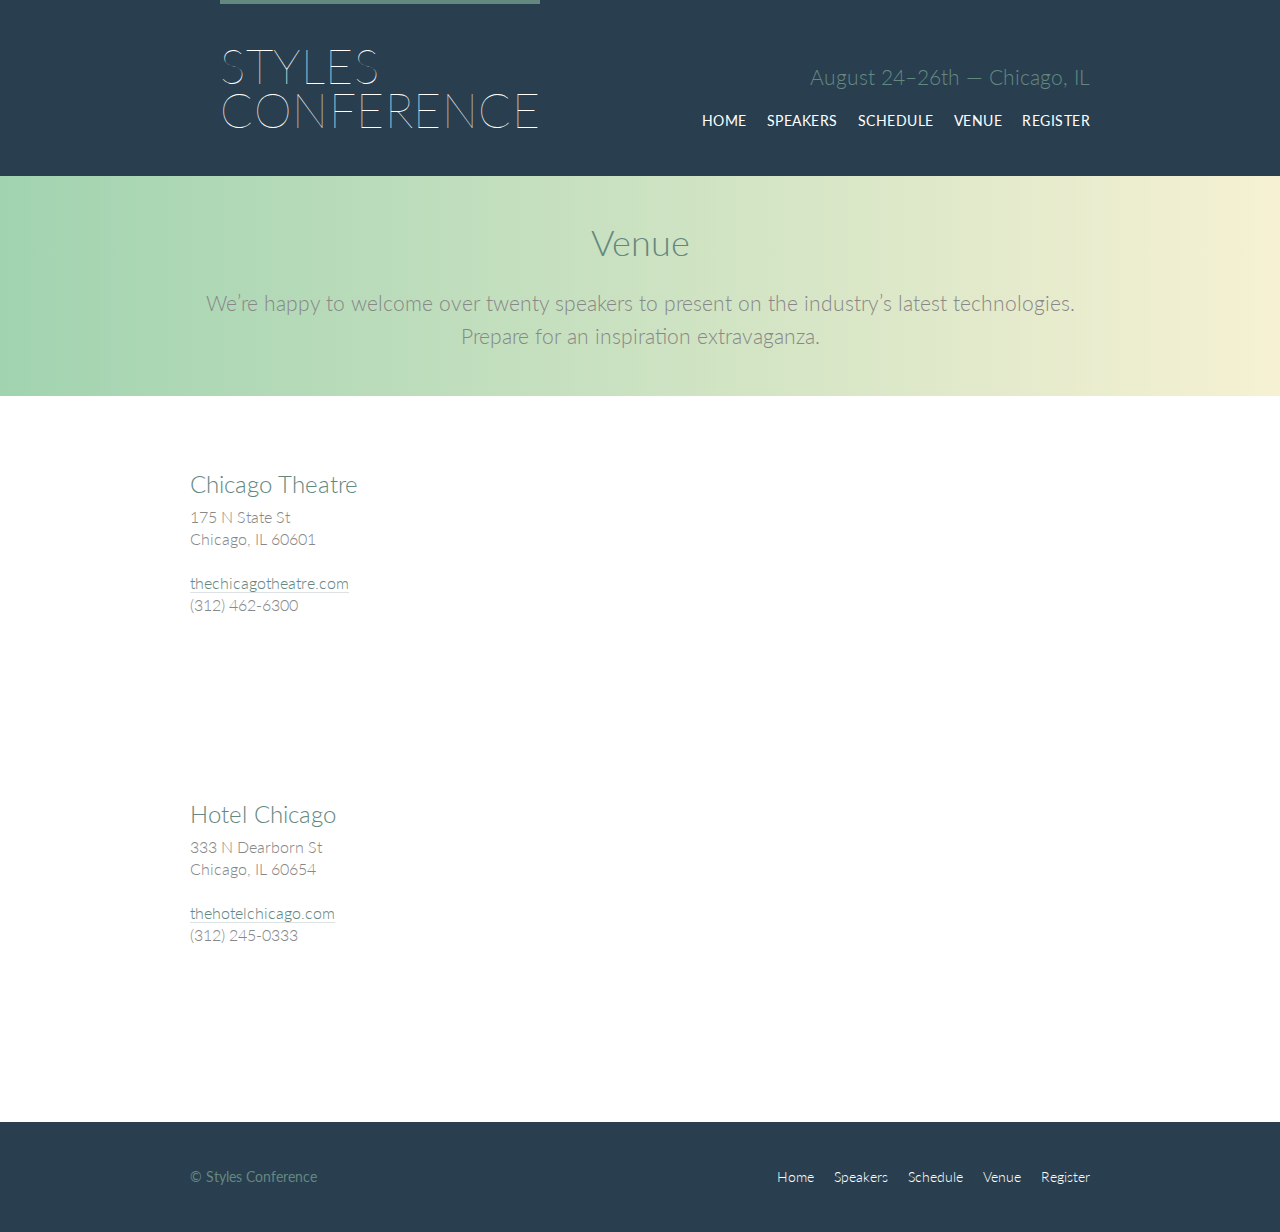
<file: coursework/shayhowe-intro/styles-conference/venue.html>
<!DOCTYPE html>
<html lang = "en">
    <head>
        <meta charset="utf-8">
        <title>Styles Conference</title>
        <link rel="stylesheet" href="assets/stylesheets/main.css">
        <link rel="stylesheet" href="https://fonts.googleapis.com/css?family=Lato:100,300,400">
    </head>
    <body>
        <header class="primary-header container group">
            <section class="container">
                <h1 class="logo">
                    <a href="index.html">Styles <br> Conference</a>
                </h1>
            </section>
            <h3 class="tagline">August 24&ndash;26th &mdash; Chicago, IL</h3>
            <nav class="nav primary-nav">
                <ul>
                    <li><a href="index.html">Home</a></li><!--
                    --><li><a href="speakers.html">Speakers</a></li><!--
                    --><li><a href="schedule.html">Schedule</a></li><!--
                    --><li><a href="venue.html">Venue</a></li><!--
                    --><li><a href="register.html">Register</a></li>
                </ul>
            </nav>
        </header>
        <section class="row-alt">
            <div class="lead container">
              
                <h1>Venue</h1>
              
                <p>We&#8217;re happy to welcome over twenty speakers to present on the industry&#8217;s latest technologies. Prepare for an inspiration extravaganza.</p>
                
            </div>
        </section>
        <section class="row">
            <div class="grid">
                <section class="venue-theatre">
                    <div class="col-1-3">
                        <h2>Chicago Theatre</h2>
                        <p>175 N State St <br> Chicago, IL 60601</p>
                        <p><a href="http://www.thechicagotheatre.com/">thechicagotheatre.com</a> <br> (312) 462-6300</p>
                    </div><!--
                    --><iframe class="venue-map col-2-3" src="https://www.google.com/maps/embed?pb=!1m18!1m12!1m3!1d2970.3528319196676!2d-87.6298597845369!3d41.88526847922166!2m3!1f0!2f0!3f0!3m2!1i1024!2i768!4f13.1!3m3!1m2!1s0x880e2ca55810a493%3A0x4700ddf60fcbfad6!2sThe+Chicago+Theatre!5e0!3m2!1sen!2sus!4v1509347862629">
                    </iframe>
                </section>
                <section class="venue-hotel">
                    <div class="col-1-3">
                        <h2>Hotel Chicago</h2>
                        <p>333 N Dearborn St <br> Chicago, IL 60654</p>
                        <p><a href="http://www.thehotelchicago.com/">thehotelchicago.com</a> <br> (312) 245-0333</p>
                    </div><!--
                    --><iframe class="venue-map col-2-3" src="https://www.google.com/maps/embed?pb=!1m18!1m12!1m3!1d2970.1947648768555!2d-87.63102518453677!3d41.888668279221434!2m3!1f0!2f0!3f0!3m2!1i1024!2i768!4f13.1!3m3!1m2!1s0x880e2cb1dbe69421%3A0x54e0e624f39adfbe!2sMarriott+Hotel%2C+333+N+Dearborn+St%2C+Chicago%2C+IL+60654!5e0!3m2!1sen!2sus!4v1509348428685">
                    </iframe>
                </section>
            </div>
        </section>
        <footer class="primary-footer container group">
            <small>&copy; Styles Conference</small>
            <nav class="nav">
                <ul>
                    <li><a href="index.html">Home</a></li><!--
                    --><li><a href="speakers.html">Speakers</a></li><!--
                    --><li><a href="schedule.html">Schedule</a></li><!--
                    --><li><a href="venue.html">Venue</a></li><!--
                    --><li><a href="register.html">Register</a></li>
                </ul>
            </nav>
        </footer>
    </body>
</html>
</file>
<file: projects/css-garden/style.css>
/* css Zen Garden default style v1.02 */
/* css released under Creative Commons License - http://creativecommons.org/licenses/by-nc-sa/1.0/  */

/* This file based on 'Tranquille' by Dave Shea */
/* You may use this file as a foundation for any new work, but you may find it easier to start from scratch. */
/* Not all elements are defined in this file, so you'll most likely want to refer to the xhtml as well. */

/* Your images should be linked as if the CSS file sits in the same folder as the images. ie. no paths. */


/* basic elements */
html {
	margin: 0;
	padding: 0;
	}
body { 
	font: 75% georgia, sans-serif;
	line-height: 1.88889;
	color: #555753; 
	background: #fff url(http://csszengarden.com/001/blossoms.jpg) no-repeat bottom right; 
	margin: 0; 
	padding: 0;
	}
p { 
	margin-top: 0; 
	text-align: justify;
	}
h3 { 
	font: italic normal 1.4em georgia, sans-serif;
	letter-spacing: 1px; 
	margin-bottom: 0; 
	color: #7D775C;
	}
a:link { 
	font-weight: bold; 
	text-decoration: none; 
	color: #B7A5DF;
	}
a:visited { 
	font-weight: bold; 
	text-decoration: none; 
	color: #D4CDDC;
	}
a:hover, a:focus, a:active { 
	text-decoration: underline; 
	color: #9685BA;
	}
abbr {
	border-bottom: none;
	}


/* specific divs */
.page-wrapper { 
	background: url(http://csszengarden.com/001/zen-bg.jpg) no-repeat top left; 
	padding: 0 175px 0 110px;  
	margin: 0; 
	position: relative;
	}

.intro { 
	min-width: 470px;
	width: 100%;
	}

header h1 { 
	background: transparent url(http://csszengarden.com/001/h1.gif) no-repeat top left;
	margin-top: 10px;
	display: block;
	width: 219px;
	height: 87px;
	float: left;

	text-indent: 100%;
	white-space: nowrap;
	overflow: hidden;
	}
header h2 { 
	background: transparent url(http://csszengarden.com/001/h2.gif) no-repeat top left; 
	margin-top: 58px; 
	margin-bottom: 40px; 
	width: 200px; 
	height: 18px; 
	float: right;

	text-indent: 100%;
	white-space: nowrap;
	overflow: hidden;
	}
header {
	padding-top: 20px;
	height: 87px;
}

.summary {
	clear: both; 
	margin: 20px 20px 20px 10px; 
	width: 160px; 
	float: left;
	}
.summary p {
	font: italic 1.1em/2.2 georgia; 
	text-align: center;
	}

.preamble {
	clear: right; 
	padding: 0px 10px 0 10px;
	}
.supporting {	
	padding-left: 10px; 
	margin-bottom: 40px;
	}

footer { 
	text-align: center; 
	}
footer a:link, footer a:visited { 
	margin-right: 20px; 
	}

.sidebar {
	margin-left: 600px; 
	position: absolute; 
	top: 0; 
	right: 0;
	}
.sidebar .wrapper { 
	font: 10px verdana, sans-serif; 
	background: transparent url(http://csszengarden.com/001/paper-bg.jpg) top left repeat-y; 
	padding: 10px; 
	margin-top: 150px; 
	width: 130px; 
	}
.sidebar h3.select { 
	background: transparent url(http://csszengarden.com/001/h3.gif) no-repeat top left; 
	margin: 10px 0 5px 0; 
	width: 97px; 
	height: 16px; 

	text-indent: 100%;
	white-space: nowrap;
	overflow: hidden;
	}
.sidebar h3.archives { 
	background: transparent url(http://csszengarden.com/001/h5.gif) no-repeat top left; 
	margin: 25px 0 5px 0; 
	width:57px; 
	height: 14px; 

	text-indent: 100%;
	white-space: nowrap;
	overflow: hidden;
	}
.sidebar h3.resources { 
	background: transparent url(http://csszengarden.com/001/h6.gif) no-repeat top left; 
	margin: 25px 0 5px 0; 
	width:63px; 
	height: 10px; 

	text-indent: 100%;
	white-space: nowrap;
	overflow: hidden;
	}


.sidebar ul {
	margin: 0;
	padding: 0;
	}
.sidebar li {
	line-height: 1.3em; 
	background: transparent url(http://csszengarden.com/001/cr1.gif) no-repeat top center; 
	display: block; 
	padding-top: 5px; 
	margin-bottom: 5px;
	list-style-type: none;
	}
.sidebar li a:link {
	color: #988F5E;
	}
.sidebar li a:visited {
	color: #B3AE94;
	}


.extra1 {
	background: transparent url(http://csszengarden.com/001/cr2.gif) top left no-repeat; 
	position: absolute; 
	top: 40px; 
	right: 0; 
	width: 148px; 
	height: 110px;
	}
</file>
<file: coursework/shayhowe-intro/styles-conference/assets/stylesheets/main.css>
/* http://meyerweb.com/eric/tools/css/reset/ 
   v2.0 | 20110126
   License: none (public domain)
*/

html, body, div, span, applet, object, iframe,
h1, h2, h3, h4, h5, h6, p, blockquote, pre,
a, abbr, acronym, address, big, cite, code,
del, dfn, em, img, ins, kbd, q, s, samp,
small, strike, strong, sub, sup, tt, var,
b, u, i, center,
dl, dt, dd, ol, ul, li,
fieldset, form, label, legend,
table, caption, tbody, tfoot, thead, tr, th, td,
article, aside, canvas, details, embed, 
figure, figcaption, footer, header, hgroup, 
menu, nav, output, ruby, section, summary,
time, mark, audio, video {
	margin: 0;
	padding: 0;
	border: 0;
	font-size: 100%;
	font: inherit;
	vertical-align: baseline;
}
/* HTML5 display-role reset for older browsers */
article, aside, details, figcaption, figure, 
footer, header, hgroup, menu, nav, section {
	display: block;
}
body {
	line-height: 1;
}
ol, ul {
	list-style: none;
}
blockquote, q {
	quotes: none;
}
blockquote:before, blockquote:after,
q:before, q:after {
	content: '';
	content: none;
}
table {
	border-collapse: collapse;
	border-spacing: 0;
}

/*
  ========================================
  Custom styles
  ========================================
*/
body {
	background: #293f50;
	color: #888;
	font: 300 16px/22px "Lato", "Open Sans", "Helvetica Neue", Helvetica, Arial, sans-serif;
}

/*
  ========================================
  Grid
  ========================================
*/

*,
*:before,
*:after {
  -webkit-box-sizing: border-box;
     -moz-box-sizing: border-box;
          box-sizing: border-box;
}

.container {
	padding-left: 30px;
	padding-right: 30px;
}

.container,
.grid {
	width: 960px;
	margin: 0 auto;
}

.col-1-3 {
	width: 33.33%;
}

.col-2-3 {
	width: 66.66%;
}

.col-1-3,
.col-2-3 {
	display: inline-block;
	vertical-align: top;
}

.grid,
.col-1-3,
.col-2-3 {
	padding-left: 15px;
	padding-right: 15px;
}

/*
  ========================================
  Typography
  ========================================
*/

h1, h3, h4, h5, p {
	margin-bottom: 22px;
}

h1, h2, h3, h4 {
	color: #648880;
}

h1 {
	font-size: 36px;
	line-height: 44px;
}

h2 {
	font-size: 24px;
	line-height: 44px;
}

h3 {
	font-size: 21px;
}

h4 {
	font-size: 18px;
}

h5 {
	color: #a9b2b9;
	font-size: 14px;
	font-weight: normal;
	text-transform: uppercase;
}

strong {
	font-weight: 400;
}

cite, em {
	font-style: italic;
}

/*
  ========================================
  Leads
  ========================================
*/

.lead {
	text-align: center;
}
.lead p {
	font-size: 21px;
	line-height: 33px;
}

/*
  ========================================
  Links
  ========================================
*/

a:hover {
	color: #a9b2b9;
}
a {
	color: #648880;
	text-decoration: none;
}
p a {
	border-bottom: 1px solid #dfe2e5;
}

.primary-header a,
.primary-footer a {
  color: #fff;
}
.primary-header a:hover,
.primary-footer a:hover {
  color: #648880;
}

  
  /*
  ========================================
  Buttons
  ========================================
*/

.btn {
	border-radius: 5px;
	display: inline-block;
	margin: 0;
	color: #fff;
	cursor: pointer;
	font-weight: normal;
	letter-spacing: .5px;
	text-transform: uppercase;
}
  
.btn-alt {
	border: 1px solid #fff;
	padding: 10px 30px;
}
.btn-alt:hover {
	background: #fff;
	color: #648880;
}

.btn-default {
	border: 0;
	background: #648880;
	padding: 11px 30px;
	font-size: 14px;
}
.btn-default:hover {
	background: #77a198
}

  /*
  ========================================
  Home
  ========================================
*/

.hero {
	color: #fff;
	padding: 22px 80px 66px 80px;
	line-height: 44px;
	text-align: center;
}
.hero h2 {
	font-size: 36px;
}
.hero p {
	font-size: 24px;
	font-weight: 100;
}

.teaser a:hover h3 {
	color: #a9b2b9;
}
.teaser img {
	display: block;
	max-width: 100%;
	border-radius: 5px;
	margin-bottom: 22px;
}
  
  /*
  ========================================
  Clearfix
  ========================================
*/
.group:before,
.group:after {
  content: "";
  display: table;
}
.group:after {
  clear: both;
}
.group {
  clear: both;
  *zoom: 1;
}

/*
  ========================================
  Primary header
  ========================================
*/

.logo {
	border-top: 4px solid #648880;
	padding: 40px 0 22px 0;
	float: left;
	font-size: 48px;
	font-weight: 100;
	letter-spacing: .5px;
	line-height: 44px;
	text-transform: uppercase;
}

.tagline {
	margin: 66px 0 22px 0;
	text-align: right;
}
  
  /*
  ========================================
  Primary footer
  ========================================
*/

.primary-footer {
	color: #648880;
	font-size: 14px;
	padding-top: 44px;
	padding-bottom: 44px;
}

.primary-footer small {
	float: left;
	font-weight: normal;
}

/*
  ========================================
  Navigation
  ========================================
*/

.primary-nav {
	font-size: 14px;
	font-weight: normal;
	letter-spacing: .5px;
	text-transform: uppercase;
}

.nav {
	text-align: right;
}
.nav li {
	display: inline-block;
	margin: 0 10px;
	vertical-align: top;
}
.nav li:last-child {
	margin-right: 0;
}

/*
  ========================================
  Rows
  ========================================
*/

.row,
.row-alt {
	min-width: 960px;
}
.row {
	background: #fff;
	padding: 66px 0 44px 0;
}
.row-alt {
	background: #cbe2c1;
	background: -webkit-linear-gradient(to right, #a1d3b0, #f6f1d3);
	background: -moz-linear-gradient(to right, #a1d3b0, #f6f1d3);
	background: linear-gradient(to right, #a1d3b0, #f6f1d3);
	padding: 44px 0 22px 0;
}

/*
  ========================================
  Speakers
  ========================================
*/
  
.speaker-info {
	border: 1px solid #dfe2e5;
	border-radius: 5px;
	margin-top: 88px;
	padding-bottom: 22px;
	text-align: center;
}
.speaker-info img {
	border-radius: 50%;
	height: 130px;
	vertical-align: top;
	margin: -66px 0 22px 0;
}

.speaker {
	margin-bottom: 44px;
}

/*
  ========================================
  Venue
  ========================================
*/

.venue-theatre {
	margin-bottom: 66px;
}

.venue-hotel {
	margin-bottom: 22px;
}

.venue-map {
	height: 264px;
}

/*
  ========================================
  Register
  ========================================
*/

.why-attend {
	list-style: square;
	margin: 0 0 22px 30px;
}

form {
	margin-bottom: 22px;
}

input,
select,
textarea {
	font: 300 16px/22px "Lato", "Open Sans", "Helvetica Neue", Helvetica, Arial, sans-serif;
}

.register-group label{
	color: #648880;
	cursor: pointer;
	font-weight: normal;
}
.register-group input,
.register-group select,
.register-group textarea {
	border: 1px solid #c6c9cc;
	border-radius: 5px;
	color: #888;
	display: block;
	margin: 5px 0 27px 0;
	padding: 5px 8px;
}
.register-group input,
.register-group textarea {
	width: 100%;
}
.register-group select {
	height: 34px;
	width: 60px;
}
.register-group textarea {
	height: 78px;
}

/*
  ========================================
  Schedule
  ========================================
*/

table {
	margin-bottom: 44px;
	width: 100%;
}
  table:last-child {
	margin-bottom: 0;
}

th,
td {
  padding-bottom: 22px;
  vertical-align: top;
}
th {
  padding-right: 45px;
  text-align: right;
  width: 20%;
}
td {
  width: 40%;
}
thead {
	line-height: 44px;
}
thead th {
	color: #648880;
	font-size: 24px;
}
tbody th {
	color: #a9b2b9;
	font-size: 14px;
	font-weight: 400;
	padding-top: 22px;
	text-transform: uppercase;
}
tbody td {
	border-top: 1px solid #dfe2e5;
	padding-top: 21px;
}
tbody td:first-of-type {
	padding-right: 15px;
}
tbody td:last-of-type {
	padding-left: 15px;
}
tbody td:only-of-type {
	padding-left: 0;
	padding-right: 0;
}
table a {
	color: #888;
}
table h4 {
	margin-bottom: 0;
}
.schedule-offset {
	color: #a9b2b9;
}
</file>
<file: projects/resume-clone/assets/stylesheets/resume-clone.css>
/* http://meyerweb.com/eric/tools/css/reset/ 
   v2.0 | 20110126
   License: none (public domain)
*/

html, body, div, span, applet, object, iframe,
h1, h2, h3, h4, h5, h6, p, blockquote, pre,
a, abbr, acronym, address, big, cite, code,
del, dfn, em, img, ins, kbd, q, s, samp,
small, strike, strong, sub, sup, tt, var,
b, u, i, center,
dl, dt, dd, ol, ul, li,
fieldset, form, label, legend,
table, caption, tbody, tfoot, thead, tr, th, td,
article, aside, canvas, details, embed, 
figure, figcaption, footer, header, hgroup, 
menu, nav, output, ruby, section, summary,
time, mark, audio, video {
	margin: 0;
	padding: 0;
	border: 0;
	font-size: 100%;
	font: inherit;
	vertical-align: baseline;
}
/* HTML5 display-role reset for older browsers */
article, aside, details, figcaption, figure, 
footer, header, hgroup, menu, nav, section {
	display: block;
}
body {
	line-height: 1;
}
ol, ul {
	list-style: none;
}
blockquote, q {
	quotes: none;
}
blockquote:before, blockquote:after,
q:before, q:after {
	content: '';
	content: none;
}
table {
	border-collapse: collapse;
	border-spacing: 0;
}

/*************************
 * 0. TABLE OF CONTENTS:
 *
 * -1: CSS Reset
 *  0: Table of Contents
 *  1: Custom Styles
 *  2: Header
 *  3:
 *  4:
 *  5:
 *************************/

/*******************
 * 1. CUSTOM STYLES
 *******************/

body {
	background-color: #333;
	color: #fff;
	font: normal 12px/18px "Heebo", "Open Sans", "Helvetica Neue", Helvetica, Arial, sans-serif;
	width: 820px;
	margin: 0 auto;
	text-align: left;
}

a {
	color: #fff;
	text-decoration: none;
}
a:hover {
	color: #000;
}

/*************
 * 2. COLUMNS
 *************/

 *,
 *:before,
 *:after {
   -webkit-box-sizing: border-box;
	  -moz-box-sizing: border-box;
		   box-sizing: border-box;
 }

.col-2-5 {
	width: 38.33%;
}

.col-3-5 {
	width: 61.66%;
}

.col-2-5,
.col-3-5 {
	display: inline-block;
	vertical-align: top;
	background-color: #fff;
	color: #000
}

.left,
.inset-left {
	padding: 30px 30px 0 70px;
}
.right,
.inset-right {
	padding: 30px 70px 0 30px;
}

.inset-left,
.inset-right {
	background-color: #f8f8f8;
}

.inset-left {
	box-shadow: inset -8px 0 5px -5px rgba(0, 0, 0, .3);
}
.inset-right {
	box-shadow: inset 8px 0 5px -5px rgba(0, 0, 0, .3);
}

.left section,
.right section,
.inset-left section,
.inset-right section {
	margin-bottom: 20px;
}

.mid {
	height: 650px;
}

/**************
 * 3. CLEARFIX
 **************/

.clearfix:before,
.clearfix:after {
  content: "";
  display: table;
}
.clearfix:after {
  clear: both;
}
.clearfix {
  clear: both;
  *zoom: 1;
}

/************
 * 4. HEADER
 ************/

header section{
	background-color: #00a2d6;
	
	padding-left: 70px;
}
header img {
	width: 120px;
	border-radius: 50%;
	float: right;
	margin: 30px 70px 30px 0;
}

.focus {
	margin-top: 50px;
}

.intro {
	background-color: #566267;
	padding: 30px 70px 30px 70px;
	box-shadow: inset 0 11px 5px -5px rgba(0, 0, 0, .3);
	font: 300 15px/22px "Heebo", "Open Sans", "Helvetica Neue", Helvetica, Arial, sans-serif;
}

/****************
 * 5. NAVIGATION
 ****************/

nav {
	background-color: #008dd0;
	padding: 15px 0 0 55px;
	font-weight: 100;
}
nav li {
	display: inline-block;
	padding-bottom: 5px;
	margin: 0 15px;
	vertical-align: top;
}
.selected {
	font-weight: 400;
	border-bottom: 1px solid #fff;
}

/****************
 * 6. TYPOGRAPHY
 ****************/

h1 {
	font: 100 48px/64px "Heebo", "Open Sans", "Helvetica Neue", Helvetica, Arial, sans-serif;
}
h2 {
	font: 400 16px/24px "Heebo", "Open Sans", "Helvetica Neue", Helvetica, Arial, sans-serif;
	color: #09b; /* 4db1dd */
	margin-bottom: 10px;
}
h3 {
	font: 100 20px/30px "Heebo", "Open Sans", "Helvetica Neue", Helvetica, Arial, sans-serif;
	letter-spacing: .1em;
	margin-left: 4px;
}

/************
 * 7. TABLES
 ************/

table {
	width: 100%;
}
th {
	font-weight: 500;
	padding-top: 6px;
}
th,
td {
	border-bottom: 1px solid #ddd;
}

td {
	padding-bottom: 8px;
}
tr:first-child th {
	padding: 0;
}

.col-3-5 th {
	border: none;
	padding-top: 18px;
}
.col-3-5 td {
	padding: 4px 0 6px 0;
}

.borderize {
	border-left: 1px solid #00a2d6;
	padding-left: 20px;
	margin-left: 10px;
}
.border-hide {
	width: 6px;
	height: 5px;
	background-color: #f8f8f8;
	position: absolute;
	margin-left: 9px;
}
.impossibullet {
	background-image: radial-gradient(#00a2d6 33%, rgba(0, 141, 208, .4) 37%);
	width: 20px;
	height: 20px;
	border-radius: 50%;
	position: absolute;
}
.first {
	margin-top: -1px;
}
.second {
	margin-top: 82px;
}
.third {
	margin-top: 165px;
}

/*********************
 * 8. DESIGN ELEMENTS
 *********************/

.bar-100,
.bar-90,
.bar-80,
.bar-70,
.bar-60,
.bar-50 {
	width:100%;
	height: 6px;
}
.bar-100 {
	background-color: #00a2d6;
}
.bar-90 {
	background-image: linear-gradient(to right, #00a2d6 90%, #fff 90%, #ddd 91%);
}
.bar-80 {
	background-image: linear-gradient(to right, #00a2d6 80%, #fff 80%, #ddd 81%);
}
.bar-70 {
	background-image: linear-gradient(to right, #00a2d6 70%, #fff 70%, #ddd 71%);
}
.bar-60 {
	background-image: linear-gradient(to right, #00a2d6 60%, #fff 60%, #ddd 61%);
}
.bar-50 {
	background-image: linear-gradient(to right, #00a2d6 50%, #fff 50%, #ddd 51%);
}

.blockify p {
	display: inline-block;
	width: 40%;
}
.blockify div {
	display: inline-block;
	width: 60%;
}

.ring-bg,
.ring-static,
.ring-100,
.ring-90,
.ring-80,
.ring-70,
.ring-60 {
	border: 6px solid;
	border-radius: 50%;
	height: 73px;
	width: 73px;
	display: inline-block;
}
.ring-bg {
	border-color: #ddd;
	margin-left: 10px;
}
.ring-100 {
	border-color: #00a2d6;
}
.ring-static,
.ring-90,
.ring-80,
.ring-70,
.ring-60 {
	border-color: #00a2d6;
	border-top-color: transparent;
	border-right-color: transparent;
	margin-top: -6px;
	margin-left: -6px;
}
.ring-static {
	transform: rotate(45deg);
}
.ring-90 {
	transform: rotate(-144deg);
}
.ring-80 {
	transform: rotate(-108deg);
}
.ring-70 {
	transform: rotate(-72deg);
}
.ring-60 {
	transform: rotate(-36deg);
}

.correct-90 {
	transform: rotate(99deg);
}
.correct-80 {
	transform: rotate(63deg);
}
.correct-70 {
	transform: rotate(27deg);
}
.correct-60 {
	transform: rotate(-9deg);
}

.centered {
	text-align: center;
	line-height: 61px;
	font-weight: 500;
	font-size: 9px;
}

/***********
 * 9. ICONS
 ***********/

.icon-light {
	color: #a3d5f5;
}
.icon-dark {
	color: #008dd0;
}
.icon-space {
	display: inline-block;
	width: 60px;
	height: 60px;
	text-align: center;
	margin: 0 4%;
	border-radius: 50%;
	background-color: #99caf0; /* 9fcdf5 90d2f6 8fbfef 93c7f0 99caf0 99cae9*/
	vertical-align: top;
}
.icon-space:first-child {
	margin-left: 0;
}
.icon-space:last-child {
	margin-right: 0;
}
.icon-space i {
	line-height: 60px;
}
.icon-space p {
	font-size: 10px;
	font-weight: 500;
}

/*************
 * 10. FOOTER
 *************/

footer section {
	 background-color: #00a2d6;
	 padding: 14px 120px;
	 text-align: left;
	 font-size: 10px;
}
.contact {
	background-color: #008dd0;
	width: 100%;
	padding: 10px 70px;
}
footer .contact div {
	width: 70%;
	display: inline-block;
	letter-spacing: 0.05em;
}
footer .contact div:last-child {
	text-align: right;
	width: 30%;
}
.alignment {
	display: inline-block;
	width: 33.33%;
	text-align: center;
}
</file>
